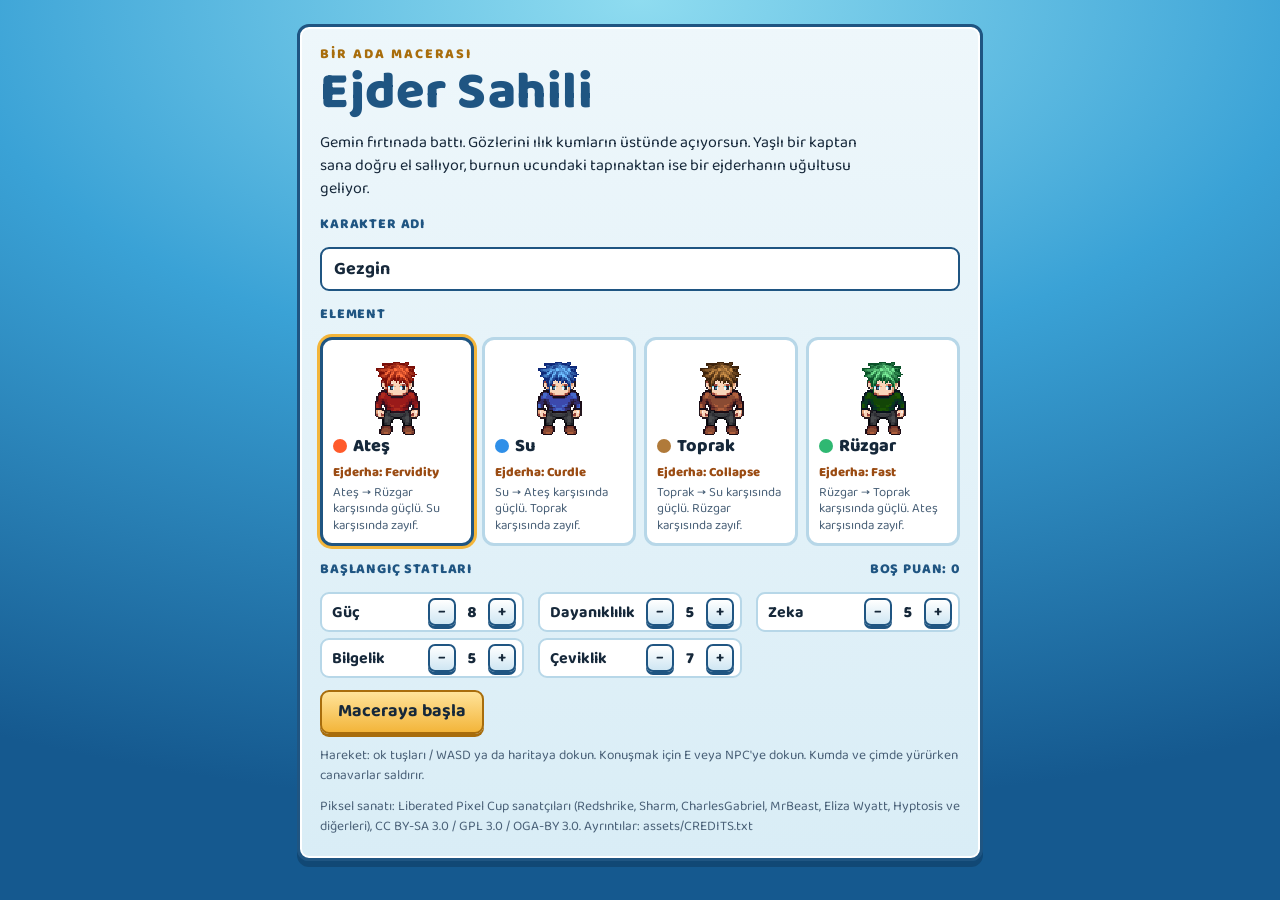
<file: ejder-sahili/index.html>
<!doctype html>
<html lang="tr">
<head>
<meta charset="utf-8">
<meta name="viewport" content="width=device-width, initial-scale=1, viewport-fit=cover">
<title>Ejder Sahili</title>
<link rel="preconnect" href="https://fonts.googleapis.com">
<link rel="preconnect" href="https://fonts.gstatic.com" crossorigin>
<link rel="stylesheet" href="https://fonts.googleapis.com/css2?family=Baloo+2:wght@500;600;700;800&display=swap">
<style>
:root{
  --ink:#16283a;
  --ink-soft:#4a6178;
  --panel:#eef7fb;
  --panel-2:#d9edf6;
  --frame:#1f5582;
  --frame-2:#3c86b8;
  --gold:#f3b53a;
  --gold-dark:#a86d0c;
  --hp:#e0453a;
  --sp:#3a78e0;
  --exp:#f1c232;
  --sea:#1b6fae;
  --fire:#ff5a2a;--water:#2f8fe8;--earth:#b07a3a;--wind:#2fb872;
  --font:"Baloo 2",ui-rounded,"Segoe UI",system-ui,sans-serif;
  color-scheme:light;
}
html,body{height:100%;margin:0}
body{background:var(--sea);color:var(--ink);font-family:var(--font);overflow:hidden;-webkit-user-select:none;user-select:none}
#app{position:relative;width:100%;height:100%;overflow:hidden}
#cv{display:block;touch-action:none;cursor:pointer}
button{font-family:var(--font);cursor:pointer}
button:focus-visible,input:focus-visible{outline:3px solid var(--gold);outline-offset:2px}
[hidden]{display:none!important}

/* ---------- panels share one frame style ---------- */
.frame{background:linear-gradient(180deg,var(--panel),var(--panel-2));border:3px solid var(--frame);border-radius:12px;box-shadow:0 0 0 2px #fff inset,0 6px 0 rgba(10,40,70,.35)}
.btn{border:2px solid var(--frame);background:linear-gradient(180deg,#fff,#cfe6f3);color:var(--ink);border-radius:9px;padding:6px 12px;font-weight:700;font-size:15px;line-height:1.1;box-shadow:0 3px 0 var(--frame)}
.btn:active{transform:translateY(2px);box-shadow:0 1px 0 var(--frame)}
.btn:disabled{opacity:.45;cursor:not-allowed;transform:none}
.btn.gold{background:linear-gradient(180deg,#ffe39a,var(--gold));border-color:var(--gold-dark);box-shadow:0 3px 0 var(--gold-dark)}
.btn.dragon{background:linear-gradient(180deg,#fff2d6,#ffc96b);border-color:#9a4b12;box-shadow:0 3px 0 #9a4b12}

/* ---------- HUD ---------- */
#hud{position:absolute;left:10px;top:calc(10px + env(safe-area-inset-top,0px));display:flex;gap:10px;align-items:center;padding:8px 12px 8px 8px;min-width:0;max-width:calc(100% - 20px)}
#face{width:52px;height:52px;border-radius:50%;border:3px solid var(--frame);background:#fff;flex:none}
.hud-main{display:grid;gap:3px;min-width:150px}
.hud-name{font-weight:800;font-size:15px;line-height:1;display:flex;gap:6px;align-items:center}
.lv{background:var(--frame);color:#fff;border-radius:6px;padding:1px 6px;font-size:12px}
.elchip{border-radius:6px;padding:1px 6px;font-size:12px;color:#fff}
.bar{position:relative;height:13px;border-radius:7px;background:#1c3348;overflow:hidden;border:1px solid #0e1f2e}
.bar i{position:absolute;inset:0 auto 0 0;border-radius:7px;transition:width .3s}
.bar span{position:relative;display:block;text-align:center;font-size:10.5px;line-height:13px;color:#fff;font-weight:700;letter-spacing:.02em;text-shadow:0 1px 0 #000;font-variant-numeric:tabular-nums}
.bar.hp i{background:linear-gradient(180deg,#ff8a7a,var(--hp))}
.bar.sp i{background:linear-gradient(180deg,#8ab8ff,var(--sp))}
.bar.ex{height:7px}.bar.ex i{background:var(--exp)}

#place{position:absolute;left:50%;transform:translateX(-50%);top:calc(10px + env(safe-area-inset-top,0px));background:rgba(12,40,64,.72);color:#fff;border-radius:20px;padding:3px 14px;font-weight:700;font-size:13px;letter-spacing:.04em;white-space:nowrap;pointer-events:none}
@media (max-width:640px){#place{top:auto;bottom:calc(64px + env(safe-area-inset-bottom,0px))}#blog{top:calc(108px + env(safe-area-inset-top,0px));font-size:14px}}

#menu{position:absolute;right:10px;bottom:calc(10px + env(safe-area-inset-bottom,0px));display:flex;gap:6px;flex-wrap:wrap;justify-content:flex-end}
#menu .btn{padding:7px 12px}
.key{display:inline-block;margin-left:5px;font-size:11px;opacity:.6}
@media (max-width:640px){.key{display:none}}

/* ---------- dialog ---------- */
#dialog{position:absolute;left:50%;transform:translateX(-50%);bottom:calc(14px + env(safe-area-inset-bottom,0px));width:min(620px,calc(100% - 32px));padding:12px 16px 14px;z-index:5}
.dname{display:inline-block;margin:-26px 0 6px -4px;background:var(--frame);color:#fff;font-weight:800;border-radius:8px;padding:2px 12px;font-size:15px}
.dtext{font-size:16px;line-height:1.45;font-weight:500;max-width:62ch}
.dtext b{color:#9a3b0c}
.dopts{display:flex;gap:8px;flex-wrap:wrap;margin-top:10px;justify-content:flex-end}

/* ---------- generic panel ---------- */
#panel{position:absolute;left:50%;top:50%;transform:translate(-50%,-50%);width:min(560px,calc(100% - 32px));max-height:calc(100% - 40px);display:flex;flex-direction:column;z-index:6}
#panel header{display:flex;align-items:center;justify-content:space-between;padding:8px 10px 6px 16px;border-bottom:2px solid var(--frame-2)}
#panel h2{margin:0;font-size:20px;font-weight:800;text-wrap:balance}
#panel .pbody{overflow:auto;padding:12px 16px 16px;display:grid;gap:12px;font-size:15px}
.xbtn{border:none;background:var(--frame);color:#fff;width:30px;height:30px;border-radius:8px;font-size:16px;font-weight:800}
.statgrid{display:grid;grid-template-columns:1fr auto auto;gap:6px 10px;align-items:center}
.statgrid .v{font-weight:800;font-variant-numeric:tabular-nums;text-align:right;min-width:3ch}
.plus{width:28px;height:28px;padding:0;border-radius:7px}
.derived{display:grid;grid-template-columns:repeat(auto-fit,minmax(150px,1fr));gap:6px 16px}
.derived div{display:flex;justify-content:space-between;border-bottom:1px dashed #9cc3da;padding-bottom:2px}
.derived b{font-variant-numeric:tabular-nums}
.sk{display:grid;grid-template-columns:auto 1fr auto;gap:4px 12px;align-items:center;padding:10px 12px;border-radius:10px;background:#fff;border:2px solid #b7d7e8}
.sk.ds{border-color:#c9681b;background:linear-gradient(180deg,#fff8ea,#ffe7bf)}
.sk .gem{width:30px;height:30px;border-radius:50%;grid-row:span 2;border:2px solid rgba(0,0,0,.25)}
.sk .nm{font-weight:800;font-size:16px}
.sk .ds-tag{font-size:11px;font-weight:800;letter-spacing:.06em;text-transform:uppercase;color:#9a4b12}
.sk .cost{font-weight:800;color:var(--sp);font-variant-numeric:tabular-nums;grid-row:span 2}
.sk .ds-desc{font-size:14px;color:var(--ink-soft);grid-column:2}
.note{font-size:13.5px;color:var(--ink-soft);line-height:1.4}
.cycle{display:flex;flex-wrap:wrap;gap:6px;align-items:center;font-weight:700;font-size:14px}
.cycle span.e{color:#fff;border-radius:6px;padding:0 8px}
.itemrow{display:flex;align-items:center;gap:10px;background:#fff;border:2px solid #b7d7e8;border-radius:10px;padding:8px 10px}
.itemrow .ic{width:28px;height:34px;flex:none}
.itemrow .grow{flex:1;min-width:0}
.itemrow .cnt{font-weight:800;font-variant-numeric:tabular-nums}
.gold-line{font-weight:800;color:var(--gold-dark)}

/* ---------- battle ---------- */
#battleUI{position:absolute;inset:0;pointer-events:none}
#blog{position:absolute;left:50%;transform:translateX(-50%);top:calc(74px + env(safe-area-inset-top,0px));width:min(560px,calc(100% - 32px));text-align:center;font-weight:700;font-size:15px;color:#fff;text-shadow:0 2px 0 rgba(0,0,0,.6),0 0 6px rgba(0,0,0,.5);display:grid;gap:2px}
#blog div:not(:last-child){opacity:.6;font-size:13px}
#bcmd{position:absolute;left:50%;transform:translateX(-50%);bottom:calc(12px + env(safe-area-inset-bottom,0px));pointer-events:auto;padding:10px;display:flex;flex-wrap:wrap;gap:8px;justify-content:center;width:max-content;max-width:calc(100% - 32px)}
#bcmd .hint{width:100%;text-align:center;font-weight:700;font-size:14px;color:var(--ink-soft)}
#bcmd .btn{min-width:74px;font-size:16px;padding:8px 12px}
#bcmd .skbtn{display:flex;flex-direction:column;align-items:flex-start;gap:0;text-align:left}
#bcmd .skbtn small{font-size:12px;color:var(--sp);font-weight:800}

/* ---------- toast ---------- */
#toast{position:absolute;left:50%;top:calc(64px + env(safe-area-inset-top,0px));transform:translateX(-50%);display:grid;gap:6px;justify-items:center;pointer-events:none;z-index:9}
#toast div{background:rgba(12,40,64,.9);color:#fff;font-weight:700;border-radius:10px;padding:6px 14px;font-size:15px;border:2px solid var(--gold);animation:tin .25s ease-out}
@keyframes tin{from{transform:translateY(-8px);opacity:0}}

/* ---------- create ---------- */
#create{position:absolute;inset:0;overflow:auto;background:radial-gradient(120% 90% at 50% 0%,#8fdcf0 0%,#3aa2d6 45%,#15598f 100%);z-index:10;padding:24px 16px}
.cbox{max-width:640px;margin:0 auto;padding:20px 20px 22px;display:grid;gap:12px}
.cbox h1{margin:0;font-size:clamp(34px,7vw,52px);line-height:1;font-weight:800;color:var(--frame);letter-spacing:.01em;text-wrap:balance}
.cbox h1 small{display:block;font-size:14px;letter-spacing:.14em;text-transform:uppercase;color:var(--gold-dark);margin-bottom:6px}
.lede{margin:0;font-size:16px;line-height:1.45;max-width:60ch}
.lbl{font-weight:800;font-size:14px;letter-spacing:.06em;text-transform:uppercase;color:var(--frame);display:flex;justify-content:space-between}
#cname{font-family:var(--font);font-size:18px;font-weight:700;padding:6px 12px;border:2px solid var(--frame);border-radius:9px;background:#fff;color:var(--ink);width:100%;box-sizing:border-box}
#elgrid{display:grid;grid-template-columns:repeat(auto-fit,minmax(130px,1fr));gap:8px}
.elcard{border:3px solid #b7d7e8;background:#fff;border-radius:12px;padding:8px 10px;text-align:left;display:grid;gap:2px;color:var(--ink)}
.elcard .elprev{width:96px;height:96px;image-rendering:pixelated;justify-self:center;margin:-6px 0 -8px}
.elcard .t{font-weight:800;font-size:18px;display:flex;align-items:center;gap:6px}
.elcard .t i{width:14px;height:14px;border-radius:50%;display:inline-block}
.elcard .s{font-size:13px;color:var(--ink-soft);line-height:1.3}
.elcard .d{font-size:13px;font-weight:800;color:#9a4b12}
.elcard[aria-pressed="true"]{border-color:var(--frame);box-shadow:0 0 0 3px var(--gold)}
#cstats{display:grid;grid-template-columns:repeat(auto-fit,minmax(170px,1fr));gap:6px 14px}
.crow{display:flex;align-items:center;gap:6px;background:#fff;border:2px solid #b7d7e8;border-radius:9px;padding:4px 6px 4px 10px}
.crow .n{flex:1;font-weight:700}
.crow .v{font-weight:800;min-width:2ch;text-align:center;font-variant-numeric:tabular-nums}
.big{font-size:18px;padding:10px 16px}
.cbtns{display:flex;gap:10px;flex-wrap:wrap}
.help{font-size:13.5px;color:var(--ink-soft);line-height:1.45;margin:0}
@media (prefers-reduced-motion:reduce){#toast div{animation:none}.bar i{transition:none}}
</style>
</head>
<body>
<div id="app">
  <canvas id="cv" aria-label="Oyun alanı"></canvas>

  <div id="place">Ejder Sahili · Başlangıç Plajı</div>

  <div id="hud" class="frame" hidden>
    <canvas id="face" width="104" height="104"></canvas>
    <div class="hud-main">
      <div class="hud-name"><span id="hName">Gezgin</span><span class="lv" id="hLv">Lv 1</span><span class="elchip" id="hEl">Ateş</span></div>
      <div class="bar hp"><i id="hpBar"></i><span id="hpTxt">0/0</span></div>
      <div class="bar sp"><i id="spBar"></i><span id="spTxt">0/0</span></div>
      <div class="bar ex"><i id="exBar"></i></div>
    </div>
  </div>

  <nav id="menu" hidden>
    <button class="btn" id="mChar">Karakter<span class="key">C</span></button>
    <button class="btn" id="mSkill">Beceri<span class="key">K</span></button>
    <button class="btn" id="mBag">Çanta<span class="key">I</span></button>
  </nav>

  <div id="battleUI" hidden>
    <div id="blog"></div>
    <div id="bcmd" class="frame"></div>
  </div>

  <div id="dialog" class="frame" hidden role="dialog" aria-live="polite">
    <div class="dname" id="dName"></div>
    <div class="dtext" id="dText"></div>
    <div class="dopts" id="dOpts"></div>
  </div>

  <div id="panel" class="frame" hidden role="dialog">
    <header><h2 id="pTitle"></h2><button class="xbtn" id="pClose" aria-label="Kapat">✕</button></header>
    <div class="pbody" id="pBody"></div>
  </div>

  <div id="toast"></div>

  <section id="create">
    <div class="cbox frame">
      <h1><small>Bir ada macerası</small>Ejder Sahili</h1>
      <p class="lede">Gemin fırtınada battı. Gözlerini ılık kumların üstünde açıyorsun. Yaşlı bir kaptan sana doğru el sallıyor, burnun ucundaki tapınaktan ise bir ejderhanın uğultusu geliyor.</p>
      <label class="lbl" for="cname">Karakter adı</label>
      <input id="cname" maxlength="12" value="Gezgin" autocomplete="off">
      <div class="lbl">Element</div>
      <div id="elgrid"></div>
      <div class="lbl"><span>Başlangıç statları</span><span id="ptsLeft"></span></div>
      <div id="cstats"></div>
      <div class="cbtns">
        <button id="startBtn" class="btn gold big">Maceraya başla</button>
        <button id="contBtn" class="btn big" hidden>Kayıttan devam et</button>
      </div>
      <p class="help">Hareket: ok tuşları / WASD ya da haritaya dokun. Konuşmak için E veya NPC'ye dokun. Kumda ve çimde yürürken canavarlar saldırır.</p>
      <p class="help">Piksel sanatı: Liberated Pixel Cup sanatçıları (Redshrike, Sharm, CharlesGabriel, MrBeast, Eliza Wyatt, Hyptosis ve diğerleri), CC BY-SA 3.0 / GPL 3.0 / OGA-BY 3.0. Ayrıntılar: assets/CREDITS.txt</p>
    </div>
  </section>
</div>

<script>
'use strict';
/* =========================================================
   Ejder Sahili — sıra tabanlı, Wonderland Online esintili
   bir başlangıç plajı. Tek dosya, kütüphanesiz.
   ========================================================= */
const $=s=>document.querySelector(s);
const cv=$('#cv'),ctx=cv.getContext('2d');
let W=0,H=0,DPR=1;
const FONT='"Baloo 2",ui-rounded,system-ui,sans-serif';

// ---------- küçük yardımcılar
const rnd=(a,b)=>a+Math.random()*(b-a);
const ri=(a,b)=>Math.floor(rnd(a,b+1));
const pick=a=>a[Math.floor(Math.random()*a.length)];
const clamp=(v,a,b)=>v<a?a:v>b?b:v;
const lerp=(a,b,t)=>a+(b-a)*t;
function mulberry(seed){return function(){seed|=0;seed=seed+0x6D2B79F5|0;let t=Math.imul(seed^seed>>>15,1|seed);t=t+Math.imul(t^t>>>7,61|t)^t;return((t^t>>>14)>>>0)/4294967296}}
function hash2(x,y){let h=(Math.imul(x,374761393)+Math.imul(y,668265263))|0;h=Math.imul(h^(h>>>13),1274126177);h^=h>>>16;return(h>>>0)/4294967296}
function ell(c,x,y,rx,ry){c.beginPath();c.ellipse(x,y,Math.max(.1,rx),Math.max(.1,ry),0,0,Math.PI*2);c.fill()}
function circ(c,x,y,r){c.beginPath();c.arc(x,y,Math.max(.1,r),0,Math.PI*2);c.fill()}
function rr(c,x,y,w,h,r){c.beginPath();if(c.roundRect)c.roundRect(x,y,w,h,r);else c.rect(x,y,w,h);c.fill()}
function shade(hex,k){const n=parseInt(hex.slice(1),16);let r=n>>16,g=n>>8&255,b=n&255;const f=k<0?0:255,t=Math.abs(k);r=Math.round(lerp(r,f,t));g=Math.round(lerp(g,f,t));b=Math.round(lerp(b,f,t));return`rgb(${r},${g},${b})`}

// ---------- tween/wait (oyun döngüsüne bağlı)
const tweens=[];
const easeOut=k=>1-(1-k)*(1-k);
const easeInOut=k=>k<.5?2*k*k:1-Math.pow(-2*k+2,2)/2;
function tween(o,to,ms,ease=easeOut){return new Promise(res=>{const from={};for(const k in to)from[k]=o[k];tweens.push({o,from,to,ms,t:0,ease,res})})}
function wait(ms){return tween({},{},ms)}
function updTweens(dt){for(let i=tweens.length-1;i>=0;i--){const tw=tweens[i];tw.t+=dt*1000;const k=Math.min(1,tw.t/tw.ms);const e=tw.ease(k);for(const key in tw.to)tw.o[key]=tw.from[key]+(tw.to[key]-tw.from[key])*e;if(k>=1){tweens.splice(i,1);tw.res()}}}

/* =========================================================
   VERİ: elementler, beceriler, eşyalar, canavarlar
   ========================================================= */
// Döngü: Su > Ateş > Rüzgar > Toprak > Su
const EL={
  fire :{ad:'Ateş',  c:'#ff5a2a',light:'#ffc04a',dark:'#8e1b0b',beats:'wind', seal:'mess',  sealAd:'Karışıklık',hair:'#d9332a',shirt:'#f07a3a',pants:'#6b2a18'},
  water:{ad:'Su',    c:'#2f8fe8',light:'#bfe9ff',dark:'#123f7a',beats:'fire', seal:'freeze',sealAd:'Donma',     hair:'#2a64c9',shirt:'#5aa9ea',pants:'#1e3d6e'},
  earth:{ad:'Toprak',c:'#b07a3a',light:'#f2cf6b',dark:'#553512',beats:'water',seal:'terra', sealAd:'Taşlaşma',  hair:'#7a4a22',shirt:'#c9a15a',pants:'#4d3419'},
  wind :{ad:'Rüzgar',c:'#2fb872',light:'#dfffe9',dark:'#11613a',beats:'earth',seal:'coma',  sealAd:'Koma',      hair:'#23a060',shirt:'#72d49a',pants:'#1f4f38'},
};
const EL_ORDER=['fire','water','earth','wind'];
const weakTo=e=>EL_ORDER.find(k=>EL[k].beats===e);
function elemMult(a,d){if(!a||!d)return 1;if(EL[a].beats===d)return 1.25;if(EL[d].beats===a)return .75;return 1}

const SK={
  fireArrow:{name:'Ateş Oku',     el:'fire', sp:10,kind:'magic',pow:14,desc:'Tek hedefe ateş oku fırlatır.'},
  iceArrow :{name:'Buz Oku',      el:'water',sp:10,kind:'magic',pow:14,desc:'Tek hedefe buz oku fırlatır.'},
  stoneHit :{name:'Taş Atışı',    el:'earth',sp:10,kind:'magic',pow:14,desc:'Tek hedefe sivri taşlar yağdırır.'},
  windBlade:{name:'Rüzgar Kesiği',el:'wind', sp:10,kind:'magic',pow:14,desc:'Tek hedefe keskin bir rüzgar yollar.'},
  // Dragon Soul: 191 SP, fiziksel (saldırı gücüne dayalı), zayıf olunan elemente her zaman ıskalar, %14 mühür.
  ds_fire :{name:'Fervidity',el:'fire', sp:191,kind:'dragon',mult:2.0,hits:1,desc:'Ateş olarak vurur. Su için geçersiz.'},
  ds_water:{name:'Curdle',   el:'water',sp:191,kind:'dragon',mult:1.9,hits:1,desc:'Su olarak vurur. Toprak için geçersiz.'},
  ds_earth:{name:'Collapse', el:'earth',sp:191,kind:'dragon',mult:.8, hits:3,desc:'Büyük kombo, üç vuruş. Rüzgar için işe yaramaz.'},
  ds_wind :{name:'Fast',     el:'wind', sp:191,kind:'dragon',mult:1.7,hits:1,fast:true,desc:'Hava saldırısı, turda herkesten önce davranır. Ateş için işe yaramaz.'},
};
const FIRST_SKILL={fire:'fireArrow',water:'iceArrow',earth:'stoneHit',wind:'windBlade'};
const DS_SEAL_CHANCE=.14;

const ITEMS={
  red :{name:'Kırmızı İksir',desc:'100 HP yeniler.',price:12,hp:100,col:'#e0453a'},
  blue:{name:'Mavi İksir',   desc:'120 SP yeniler.',price:30,sp:120,col:'#3a78e0'},
};

const MOBS={
  slime   :{name:'Deniz Balçığı', el:'water',hp:38,atk:13,def:6, mat:13,mdf:7, spd:8, exp:9, gold:[3,7], zone:['wet','sand'],cast:'iceArrow'},
  worm    :{name:'Kum Kurdu',     el:'earth',hp:50,atk:15,def:10,mat:6, mdf:7, spd:6, exp:11,gold:[4,9], zone:['sand','wet']},
  bee     :{name:'Ateş Arısı',    el:'fire', hp:30,atk:15,def:4, mat:12,mdf:4, spd:17,exp:9, gold:[2,6], zone:['sand','grass'],cast:'fireArrow'},
  bat     :{name:'Sahil Yarasası',el:'wind', hp:32,atk:14,def:5, mat:9, mdf:5, spd:16,exp:9, gold:[2,6], zone:['sand','grass'],cast:'windBlade'},
  snake   :{name:'Çimen Yılanı',  el:'wind', hp:36,atk:16,def:6, mat:8, mdf:5, spd:12,exp:10,gold:[3,7], zone:['grass']},
  flower  :{name:'Yamyam Çiçek',  el:'earth',hp:60,atk:17,def:9, mat:14,mdf:10,spd:5, exp:14,gold:[5,11],zone:['grass'],cast:'stoneHit',minLv:2},
  pumpking:{name:'Balkabağı Kral',el:'fire', hp:72,atk:18,def:11,mat:16,mdf:10,spd:7, exp:18,gold:[8,14],zone:['grass','sand'],cast:'fireArrow',minLv:3},
};

const STAT_KEYS=[['str','Güç','Saldırı gücü'],['con','Dayanıklılık','HP ve savunma'],['int','Zeka','Büyü gücü'],['wis','Bilgelik','SP ve büyü savunması'],['agi','Çeviklik','Hız, önce davranma']];
function derive(p){return{
  mhp:60+p.con*12+p.lv*10,
  msp:150+p.wis*12+p.lv*6,
  atk:8+p.str*3+p.lv*2,
  def:3+p.con*2+p.lv,
  mat:8+p.int*3+p.lv*2,
  mdf:3+p.wis*2+p.lv,
  spd:5+p.agi*3+p.lv,
}}
const expNeed=lv=>Math.floor(18*Math.pow(lv,1.7));

/* =========================================================
   HARİTA
   ========================================================= */
const TILE=32,MW=56,MH=40;
const T={DEEP:0,SEA:1,SHALLOW:2,WET:3,SAND:4,GRASS:5,PATH:6,DOCK:7,FOREST:8};
const WALKABLE=new Set([T.SHALLOW,T.WET,T.SAND,T.GRASS,T.PATH,T.DOCK]);
const southAt=x=>29+1.8*Math.sin(x*.23)+.9*Math.sin(x*.57+1)+5*Math.exp(-((x-50)**2)/14);
const westAt=y=>6+1.4*Math.sin(y*.31+2)+.7*Math.sin(y*.8);
const grassX=x=>6.2+1.6*Math.sin(x*.4), grassY=y=>.8*Math.sin(y*.7+1);
const coast=(x,y)=>Math.min(southAt(x)-y,x-westAt(y));
function classify(s,g){if(s<-4)return T.DEEP;if(s<-.8)return T.SEA;if(s<0)return T.SHALLOW;if(s<1.3)return T.WET;if(s<g)return T.SAND;return T.GRASS}

const map=[];
for(let y=0;y<MH;y++){map.push([]);for(let x=0;x<MW;x++){
  let t=classify(coast(x+.5,y+.5),grassX(x+.5)+grassY(y+.5));
  if(t>=T.WET&&(y<=2||x>=MW-3))t=T.FOREST;
  map[y].push(t);
}}
const tileAt=(x,y)=>(x<0||y<0||x>=MW||y>=MH)?T.DEEP:map[y][x];
function setLand(x,y,t){const c=tileAt(x,y);if(c>=T.WET&&c!==T.FOREST)map[y][x]=t}
function pathLine(x0,y0,x1,y1){const dx=Math.sign(x1-x0),dy=Math.sign(y1-y0);let x=x0,y=y0;for(;;){setLand(x,y,T.PATH);if(x===x1&&y===y1)break;x+=dx;y+=dy}}

const START={x:15,y:Math.floor(southAt(15.5))-4};
const WRECK={x:10,y:Math.floor(southAt(10.5))};
const SHRINE={x:50,y:Math.floor(southAt(50.5))-3};
const DOCK_X=24,DOCK_Y0=Math.floor(southAt(24.5))-1;
const VILLAGE={x0:29,y0:3,x1:45,y1:14};
// Evler 5x5 karo; (x,y) = sol-alt karo. Alt 3 sıra geçilmez.
const HOUSES=[{x:31,y:9},{x:39,y:9}];
const CAMPFIRE={x:37,y:8};

pathLine(START.x,START.y-1,START.x,13);
pathLine(START.x,13,SHRINE.x,13);
pathLine(37,10,37,13);
pathLine(SHRINE.x,13,SHRINE.x,SHRINE.y-1);
for(let x=34;x<=40;x++)setLand(x,10,T.PATH);
for(let y=DOCK_Y0;y<DOCK_Y0+7;y++){const t=tileAt(DOCK_X,y);if(t<=T.WET)map[y][DOCK_X]=T.DOCK}

// NPC'ler (sheet = karakter sprite sayfası)
const NPCS=[
  {id:'captain',name:'Yaşlı Kaptan Rıza',x:START.x+3,y:START.y,dir:'left',look:{sheet:'captain'}},
  {id:'healer', name:'Şifacı Elif',x:34,y:11,dir:'down',look:{sheet:'healer'}},
  {id:'merchant',name:'Tüccar Remzi',x:41,y:11,dir:'down',look:{sheet:'merchant'}},
  {id:'shrine', name:'Ejderha Ruhu Tapınağı',x:SHRINE.x,y:SHRINE.y,shrine:true},
];
const npcAt=(x,y)=>NPCS.find(n=>n.x===x&&n.y===y);

// sabit objeler (derinlik sıralı çizilir)
const OBJS=[];const DECOR=[];const blocked=new Set();const bkey=(x,y)=>x+','+y;
function block(x,y){blocked.add(bkey(x,y))}
HOUSES.forEach(h=>{OBJS.push({type:'house',x:h.x,y:h.y});for(let dx=0;dx<5;dx++)for(let dy=-2;dy<=0;dy++)block(h.x+dx,h.y+dy)});
OBJS.push({type:'fire',x:CAMPFIRE.x,y:CAMPFIRE.y});block(CAMPFIRE.x,CAMPFIRE.y);
[[43,11,'barrel'],[44,11,'barrel'],[43,12,'crate']].forEach(([x,y,k])=>{OBJS.push({type:'prop',k,x,y});block(x,y)});
OBJS.push({type:'wreck',x:WRECK.x,y:WRECK.y});
for(let dx=-1;dx<=1;dx++)for(let dy=-1;dy<=0;dy++)block(WRECK.x+dx,WRECK.y+dy);
[[-1,0],[1,0]].forEach(([dx,dy])=>{const x=SHRINE.x+dx,y=SHRINE.y+dy;OBJS.push({type:'pillar',x,y});block(x,y)});
[[-3,1],[3,0],[2,2],[-2,2]].forEach(([dx,dy],i)=>{const x=SHRINE.x+dx,y=SHRINE.y+dy;if(WALKABLE.has(tileAt(x,y))){OBJS.push({type:'rock',k:i%2?'rocktall':'rockbig',x,y});block(x,y)}});
{
  const R=mulberry(7);
  const near=(x,y,p,d)=>Math.abs(x-p.x)+Math.abs(y-p.y)<=d;
  // orman şeridi: sık ağaçlar
  for(let y=0;y<MH;y++)for(let x=0;x<MW;x++){
    if(map[y][x]!==T.FOREST)continue;
    if((x+y)%2===0||R()<.3)OBJS.push({type:'tree',k:pick(['tree1','tree2','tree3','tree4','pine1','pine2','tree1','tree2']),x,y,ox:Math.round((R()-.5)*14)});
  }
  for(let y=3;y<MH;y++)for(let x=1;x<MW-3;x++){
    const t=tileAt(x,y);if(t!==T.SAND&&t!==T.GRASS&&t!==T.WET)continue;
    if(blocked.has(bkey(x,y))||npcAt(x,y))continue;
    if(near(x,y,START,3)||near(x,y,SHRINE,3)||NPCS.some(n=>near(x,y,n,2))||inVillage(x,y))continue;
    let nearPath=false;for(let dy=-1;dy<=1;dy++)for(let dx=-1;dx<=1;dx++)if(tileAt(x+dx,y+dy)===T.PATH||tileAt(x+dx,y+dy)===T.DOCK)nearPath=true;
    const r=R();
    if(!nearPath&&t===T.SAND&&r<.05){OBJS.push({type:'palm',x,y,ph:R()*6});block(x,y)}
    else if(!nearPath&&t===T.GRASS&&r<.018){OBJS.push({type:'tree',k:pick(['tree1','tree2','tree3']),x,y,ox:0});block(x,y)}
    else if(!nearPath&&t===T.GRASS&&r<.05){OBJS.push({type:'prop',k:pick(['bush1','bush2','bush3','fern']),x,y});block(x,y)}
    else if(!nearPath&&t!==T.GRASS&&r>.985){OBJS.push({type:'rock',k:pick(['rockbig','rockflat']),x,y});block(x,y)}
    else if(t===T.GRASS&&r>.86)DECOR.push({k:pick(['flower1','flower2','flower1','grass1']),x:x*TILE+4+R()*20,y:y*TILE+8+R()*20});
    else if(t===T.SAND&&r>.95)DECOR.push({k:pick(['grass2','reed','rocksmall']),x:x*TILE+4+R()*20,y:y*TILE+8+R()*20});
  }
}
function inVillage(x,y){return x>=VILLAGE.x0&&x<=VILLAGE.x1&&y>=VILLAGE.y0&&y<=VILLAGE.y1}
function walkable(x,y){return WALKABLE.has(tileAt(x,y))&&!blocked.has(bkey(x,y))&&!npcAt(x,y)}
const isSafe=(x,y)=>inVillage(x,y)||Math.hypot(x-START.x,y-START.y)<5.5||Math.hypot(x-SHRINE.x,y-SHRINE.y)<3.5||tileAt(x,y)===T.DOCK;

/* =========================================================
   GÖRSELLER (LPC piksel sanatı, bkz. assets/CREDITS.txt)
   ========================================================= */
const OBJ_RECTS={"house":[0,0,160,160],"palm":[162,0,90,140],"pine2":[254,0,85,136],"tree3":[341,0,94,125],"tree4":[437,0,94,125],"pine1":[533,0,85,104],"tree2":[620,0,94,100],"pillar":[716,0,26,96],"pillarw":[744,0,32,96],"tree1":[778,0,94,93],"rocktall":[874,0,32,55],"rockbig":[908,0,59,54],"grass2":[969,0,25,53],"fernbig":[0,162,87,52],"fern":[89,162,55,51],"grass1":[146,162,27,43],"barrel":[175,162,28,37],"bush1":[205,162,32,32],"bush2":[239,162,32,32],"bush3":[273,162,32,32],"fire0":[307,162,32,32],"fire1":[341,162,32,32],"fire2":[375,162,32,32],"fire3":[409,162,32,32],"plank":[443,162,32,32],"plankd":[477,162,32,32],"treeshadow":[511,162,64,31],"rockflat":[577,162,61,30],"reed":[640,162,22,28],"crate":[664,162,19,23],"rocksmall":[685,162,27,14],"flower1":[714,162,9,11],"flower2":[725,162,8,9]};
const IMG={};
const ASSET_LIST=['terrain','objects','char_fire','char_water','char_earth','char_wind','char_captain','char_healer','char_merchant','mob_slime','mob_worm','mob_bee','mob_bat','mob_snake','mob_flower','mob_pumpking'];
function loadAssets(){return Promise.all(ASSET_LIST.map(k=>new Promise((res,rej)=>{const im=new Image();im.onload=()=>{IMG[k]=im;res()};im.onerror=()=>rej(new Error(k+'.png yüklenemedi'));im.src='assets/'+k+'.png'})))}
function spr(c,k,dx,dy,s=1){const r=OBJ_RECTS[k],sm=c.imageSmoothingEnabled;c.imageSmoothingEnabled=false;c.drawImage(IMG.objects,r[0],r[1],r[2],r[3],Math.round(dx),Math.round(dy),Math.round(r[2]*s),Math.round(r[3]*s));c.imageSmoothingEnabled=sm}
// nesneyi alt-orta noktasına göre çiz
function sprB(c,k,cx,by,s=1){const r=OBJ_RECTS[k];spr(c,k,cx-r[2]*s/2,by-r[3]*s,s)}
function shadowB(c,cx,by,s){c.globalAlpha=.35;sprB(c,'treeshadow',cx,by,s);c.globalAlpha=1}

// ---------- zemin: LPC autotile (16 px çeyrek karolar)
// Kaynak: terrain.png (32 px). outer = 3x3 blok sol-üst, inner = 2x2 iç köşe bloğu, fills = dolgu karoları
const TL={
  sand:[[3,5],[4,5],[5,5]],
  dirt:[[3,3],[4,3],[5,3],[3,4],[4,4],[5,4]],
  wet:{outer:[9,5],inner:[9,8],fills:[[3,6],[4,6],[5,6]]},
  water:[{outer:[0,20],inner:[3,20]},{outer:[0,20],inner:[3,20]}],
  deep:[{outer:[0,23],inner:[3,23]},{outer:[0,23],inner:[3,23]}],
  grass:{outer:[0,0],inner:[0,6],fills:[[1,1],[1,1],[3,1],[4,1],[5,1],[3,2],[4,2],[5,2]]},
};
function autotile(c,W_,H_,inside,set,hs){
  const img=IMG.terrain;
  for(let y=0;y<H_;y++)for(let x=0;x<W_;x++){
    if(!inside(x,y))continue;
    const hv=hash2(x+hs,y*7+hs);
    for(let q=0;q<4;q++){
      const dx=q&1,dy=q>>1,sx=dx?1:-1,sy=dy?1:-1;
      const h=inside(x+sx,y),v=inside(x,y+sy),d=inside(x+sx,y+sy);
      let X,Y;
      if(h&&v&&!d){X=set.inner[0]*32+(dx?16:32);Y=set.inner[1]*32+(dy?16:32)}
      else if(h&&v&&set.fills){const f=set.fills[Math.floor(hv*set.fills.length)];X=f[0]*32+dx*16;Y=f[1]*32+dy*16}
      else{const cx=h?1:(dx?2:0),cy=v?1:(dy?2:0);X=(set.outer[0]+cx)*32+dx*16;Y=(set.outer[1]+cy)*32+dy*16}
      c.drawImage(img,X,Y,16,16,x*32+dx*16,y*32+dy*16,16,16);
    }
  }
}
function fillTiles(c,W_,H_,inside,fills,hs){for(let y=0;y<H_;y++)for(let x=0;x<W_;x++){if(!inside(x,y))continue;const f=fills[Math.floor(hash2(x+hs,y+hs*3)*fills.length)];c.drawImage(IMG.terrain,f[0]*32,f[1]*32,32,32,x*32,y*32,32,32)}}
// grid: t(x,y) -> T değeri; kenar dışı en yakın karoya kilitlenir
function renderGround(W_,H_,t,frame,grassUnder){
  const cv_=document.createElement('canvas');cv_.width=W_*32;cv_.height=H_*32;const c=cv_.getContext('2d');c.imageSmoothingEnabled=false;
  const g=(x,y)=>t(clamp(x,0,W_-1),clamp(y,0,H_-1));
  const isWater=v=>v===T.SHALLOW||v===T.SEA||v===T.DEEP||v===T.DOCK;
  fillTiles(c,W_,H_,()=>true,TL.sand,1);
  fillTiles(c,W_,H_,(x,y)=>g(x,y)===T.PATH&&grassUnder(x,y),TL.dirt,2);
  autotile(c,W_,H_,(x,y)=>{const v=g(x,y);return v===T.WET||isWater(v)},TL.wet,3);
  autotile(c,W_,H_,(x,y)=>isWater(g(x,y)),TL.water[frame],4);
  autotile(c,W_,H_,(x,y)=>g(x,y)===T.DEEP,TL.deep[frame],5);
  autotile(c,W_,H_,(x,y)=>{const v=g(x,y);return v===T.GRASS||v===T.FOREST},TL.grass,6);
  return cv_;
}
let bases=[];const sparkles=[];
function buildTerrain(){
  const orig=(x,y)=>classify(coast(x+.5,y+.5),grassX(x+.5)+grassY(y+.5))===T.GRASS;
  for(let f=0;f<1;f++){
    const cvs=renderGround(MW,MH,(x,y)=>map[y][x],f,orig);
    const c=cvs.getContext('2d');c.imageSmoothingEnabled=false;
    // iskele
    for(let y=0;y<MH;y++)for(let x=0;x<MW;x++)if(map[y][x]===T.DOCK){c.fillStyle='rgba(0,0,0,.25)';c.fillRect(x*32+3,y*32+6,30,30);spr(c,y%2?'plank':'plankd',x*32,y*32);c.fillStyle='#4a2c15';c.fillRect(x*32,y*32+26,4,8);c.fillRect(x*32+28,y*32+26,4,8)}
    // yer süsleri (çiçek, ot)
    for(const d of DECOR)spr(c,d.k,d.x,d.y);
    bases.push(cvs);
  }
  const R=mulberry(3);
  for(let k=0;k<260;k++){const x=R()*MW,y=R()*MH;if(tileAt(Math.floor(x),Math.floor(y))<=T.SEA)sparkles.push({x:Math.round(x*TILE),y:Math.round(y*TILE),ph:R()*7})}
}

/* =========================================================
   KARAKTER ve CANAVAR ÇİZİMLERİ (sprite)
   ========================================================= */
// Karakter sayfası 512x1088: yürüme(8 kare) 0, bekleme(1) 256, büyü(7) 512, vuruş(6) 768, yaralanma(6, tek sıra) 1024
const DIR_ROW={up:0,left:1,down:2,right:3};
const ANIM_Y={walk:0,idle:256,magic:512,swing:768,hurt:1024};
const ANIM_N={walk:8,idle:1,magic:7,swing:6,hurt:6};
function drawChar(c,x,y,o){
  const img=IMG['char_'+o.sheet];if(!img)return;
  const s=o.s||1;
  let anim=o.anim||(o.moving?'walk':'idle'),fr=0;
  if(anim==='walk')fr=Math.floor((o.phase||0)*.8)%8;
  else if(o.frame!==undefined)fr=Math.min(ANIM_N[anim]-1,Math.max(0,Math.floor(o.frame)));
  const row=anim==='hurt'?0:DIR_ROW[o.dir||'down'];
  if(!o.noShadow){c.fillStyle='rgba(0,0,0,.25)';ell(c,x,y,11*s,4*s)}
  const bob=(!o.moving&&anim==='idle')?Math.round(Math.sin((o.t||0)*2.4)*.6*s):0;
  const sm=c.imageSmoothingEnabled;c.imageSmoothingEnabled=false;
  c.drawImage(img,fr*64,ANIM_Y[anim]+row*64,64,64,Math.round(x-32*s),Math.round(y-60*s+bob),Math.round(64*s),Math.round(64*s));
  c.imageSmoothingEnabled=sm;
}
function playerLook(){return{sheet:P.el}}
// Canavar sayfaları: 3 kare x 4 yön (yukarı, sol, aşağı, sağ)
const MOB_SPR={slime:{w:32,h:32,s:3},worm:{w:35,h:50,s:2},bee:{w:32,h:32,s:3},bat:{w:32,h:32,s:3},snake:{w:32,h:32,s:3},flower:{w:60,h:76,s:1.5},pumpking:{w:46,h:46,s:2}};
function drawMob(c,kind,t,row,scale){
  const m=MOB_SPR[kind],img=IMG['mob_'+kind];if(!img)return;
  const fr=[0,1,2,1][Math.floor(t*6)%4],s=m.s*scale;
  const sm=c.imageSmoothingEnabled;c.imageSmoothingEnabled=false;
  c.drawImage(img,fr*m.w,row*m.h,m.w,m.h,Math.round(-m.w*s/2),Math.round(-m.h*s+4*s),Math.round(m.w*s),Math.round(m.h*s));
  c.imageSmoothingEnabled=sm;
}
function mobHeight(kind,scale){const m=MOB_SPR[kind];return m.h*m.s*scale}

/* =========================================================
   OYUNCU / KAYIT
   ========================================================= */
const SAVE_KEY='ejder-sahili-v1';
let P=null;
function newPlayer(name,el,st){
  const p={name,el,lv:1,exp:0,gold:40,pts:0,...st,skills:[FIRST_SKILL[el]],items:{red:3,blue:1},dragon:false,met:{},x:START.x,y:START.y,dir:'right'};
  const d=derive(p);p.hp=d.mhp;p.sp=d.msp;return p;
}
function save(){try{localStorage.setItem(SAVE_KEY,JSON.stringify(P))}catch(e){}}
function loadSave(){try{const s=localStorage.getItem(SAVE_KEY);return s?JSON.parse(s):null}catch(e){return null}}

/* =========================================================
   ARAYÜZ
   ========================================================= */
function toast(msg){const d=document.createElement('div');d.textContent=msg;$('#toast').appendChild(d);setTimeout(()=>d.remove(),2600)}
function drawFace(){const c=$('#face').getContext('2d');c.setTransform(1,0,0,1,0,0);c.clearRect(0,0,104,104);
  const g=c.createRadialGradient(52,40,10,52,52,60);g.addColorStop(0,'#fff');g.addColorStop(1,EL[P.el].light);c.fillStyle=g;c.fillRect(0,0,104,104);
  c.imageSmoothingEnabled=false;const im=IMG['char_'+P.el];if(im)c.drawImage(im,16,256+2*64+6,32,32,4,6,96,96)}
function updHUD(){
  if(!P)return;const d=derive(P);
  $('#hName').textContent=P.name;$('#hLv').textContent='Lv '+P.lv;
  const e=$('#hEl');e.textContent=EL[P.el].ad;e.style.background=EL[P.el].c;
  $('#hpBar').style.width=(100*P.hp/d.mhp)+'%';$('#hpTxt').textContent=`HP ${P.hp}/${d.mhp}`;
  $('#spBar').style.width=(100*P.sp/d.msp)+'%';$('#spTxt').textContent=`SP ${P.sp}/${d.msp}`;
  $('#exBar').style.width=(100*P.exp/expNeed(P.lv))+'%';
}

let dialogOpen=false;
function dialog(name,html,opts){
  dialogOpen=true;$('#dialog').hidden=false;$('#dName').textContent=name;$('#dText').innerHTML=html;
  const box=$('#dOpts');box.innerHTML='';
  (opts&&opts.length?opts:[{label:'Tamam'}]).forEach((o,i)=>{const b=document.createElement('button');b.className='btn'+(o.gold?' gold':'');b.textContent=o.label;
    b.onclick=()=>{closeDialog();o.fn&&o.fn()};box.appendChild(b);if(i===0)setTimeout(()=>b.focus({preventScroll:true}),0)});
}
function closeDialog(){dialogOpen=false;$('#dialog').hidden=true}

let panelOpen=null;
function openPanel(kind){
  panelOpen=kind;$('#panel').hidden=false;renderPanel();
}
function closePanel(){panelOpen=null;$('#panel').hidden=true}
$('#pClose').onclick=closePanel;
function potionIcon(col){return`<svg class="ic" viewBox="0 0 28 34" aria-hidden="true"><rect x="10" y="2" width="8" height="7" rx="2" fill="#a0764a"/><path d="M9 9h10v4c5 2 7 6 7 10a12 12 0 0 1-24 0c0-4 2-8 7-10z" fill="${col}" stroke="#1d2b3a" stroke-width="1.5"/><ellipse cx="9" cy="20" rx="2.5" ry="4" fill="#fff" opacity=".5"/></svg>`}
function renderPanel(){
  const body=$('#pBody');const d=derive(P);
  if(panelOpen==='char'){
    $('#pTitle').textContent=`${P.name} · Lv ${P.lv} ${EL[P.el].ad}`;
    body.innerHTML=`<div class="note">Seviye başına 2 stat puanı kazanırsın. Kalan puan: <b>${P.pts}</b></div>
      <div class="statgrid">${STAT_KEYS.map(([k,n,h])=>`<div><b>${n}</b> <span class="note">· ${h}</span></div><div class="v">${P[k]}</div><button class="btn plus" data-k="${k}" ${P.pts?'':'disabled'} aria-label="${n} arttır">+</button>`).join('')}</div>
      <div class="derived">
        <div><span>HP</span><b>${P.hp}/${d.mhp}</b></div><div><span>SP</span><b>${P.sp}/${d.msp}</b></div>
        <div><span>Saldırı</span><b>${d.atk}</b></div><div><span>Savunma</span><b>${d.def}</b></div>
        <div><span>Büyü gücü</span><b>${d.mat}</b></div><div><span>Büyü savunması</span><b>${d.mdf}</b></div>
        <div><span>Hız</span><b>${d.spd}</b></div><div><span>Deneyim</span><b>${P.exp}/${expNeed(P.lv)}</b></div>
      </div><div class="gold-line">Altın: ${P.gold}</div>`;
    body.querySelectorAll('.plus').forEach(b=>b.onclick=()=>{if(P.pts<=0)return;const before=derive(P);P[b.dataset.k]++;P.pts--;const after=derive(P);
      P.hp+=after.mhp-before.mhp;P.sp+=after.msp-before.msp;save();updHUD();renderPanel()});
  }else if(panelOpen==='skill'){
    $('#pTitle').textContent='Beceriler';
    const cyc=['water','fire','wind','earth','water'].map(e=>`<span class="e" style="background:${EL[e].c}">${EL[e].ad}</span>`).join(' › ');
    body.innerHTML=P.skills.map(id=>skillCard(id)).join('')+
      (P.dragon?'':`<div class="note">Doğudaki burnun ucunda, taşların arasında <b>Ejderha Ruhu Tapınağı</b> var. Oraya git ve elementinin ejderha becerisini öğren.</div>`)+
      `<div class="cycle">${cyc}</div><div class="note">Güçlü olduğun elemente %25 fazla, zayıf olduğuna %25 az vurursun. Ejderha Ruhu ise zayıf olduğun elementteki (${EL[weakTo(P.el)].ad}) düşmana <b>her zaman ıskalar</b>.</div>`;
  }else if(panelOpen==='bag'){
    $('#pTitle').textContent='Çanta';
    const ids=Object.keys(ITEMS).filter(k=>P.items[k]>0);
    body.innerHTML=(ids.length?ids.map(k=>`<div class="itemrow">${potionIcon(ITEMS[k].col)}<div class="grow"><b>${ITEMS[k].name}</b><div class="note">${ITEMS[k].desc}</div></div><span class="cnt">×${P.items[k]}</span><button class="btn" data-use="${k}">Kullan</button></div>`).join(''):'<div class="note">Çantan boş. Köydeki Tüccar Remzi iksir satıyor.</div>')+`<div class="gold-line">Altın: ${P.gold}</div>`;
    body.querySelectorAll('[data-use]').forEach(b=>b.onclick=()=>{useItemWorld(b.dataset.use);renderPanel()});
  }
}
function skillCard(id){const s=SK[id],ds=s.kind==='dragon';
  return`<div class="sk${ds?' ds':''}"><span class="gem" style="background:radial-gradient(circle at 35% 30%,${EL[s.el].light},${EL[s.el].c} 60%,${EL[s.el].dark})"></span>
  <div>${ds?'<div class="ds-tag">Ejderha Ruhu · Dragon Soul</div>':''}<span class="nm">${s.name}</span> <span class="note">· ${EL[s.el].ad}${ds?' · fiziksel':' · büyü'}</span></div>
  <span class="cost">${s.sp} SP</span><div class="ds-desc">${s.desc}${ds?` %14 ihtimalle <b>${EL[s.el].sealAd}</b> mührü.`:''}</div></div>`}
function useItemWorld(k){const d=derive(P);if(!P.items[k])return;const it=ITEMS[k];
  if(it.hp&&P.hp>=d.mhp||it.sp&&P.sp>=d.msp&&!it.hp){toast('Zaten dolu.');return}
  P.items[k]--;if(it.hp)P.hp=Math.min(d.mhp,P.hp+it.hp);if(it.sp)P.sp=Math.min(d.msp,P.sp+it.sp);toast(it.name+' kullanıldı.');save();updHUD()}
$('#mChar').onclick=()=>openPanel('char');$('#mSkill').onclick=()=>openPanel('skill');$('#mBag').onclick=()=>openPanel('bag');

/* =========================================================
   NPC KONUŞMALARI
   ========================================================= */
function talk(n){
  const e=EL[P.el];
  if(n.id==='captain'){
    const first=!P.met.captain;P.met.captain=true;save();
    if(first)dialog(n.name,`Hey, kendine geldin! Gemimiz battı ama sen yakayı kurtardın. Burası <b>Ejder Sahili</b>.<br>Kumda dolaşan yengeçlere, martılara dikkat et. Yaralanırsan kuzeydeki köyde <b>Şifacı Elif</b> seni iyileştirir.`,
      [{label:'Devam',fn:()=>dialog(n.name,`Bir de şu var: doğudaki burnun ucunda eski bir <b>Ejderha Ruhu Tapınağı</b> var. Ruhunda <b>${e.ad}</b> elementi taşıyorsun. Ejderha seni kabul ederse gücünü sana verir. Yolu takip et, doğuya git.`)}]);
    else dialog(n.name,P.dragon?`O ejderhayı gördüm! Gökyüzü ${e.ad.toLowerCase()} rengine boyandı. Artık bu sahilde senden korkarlar.`:`Tapınak doğuda, burnun ucunda. Patikayı takip et.`);
  }else if(n.id==='healer'){
    dialog(n.name,'Yorgun görünüyorsun. Gel, yaralarını sarayım.',[{label:'İyileş',gold:true,fn:()=>{const d=derive(P);P.hp=d.mhp;P.sp=d.msp;save();updHUD();toast('HP ve SP tamamen yenilendi.')}},{label:'Sonra'}]);
  }else if(n.id==='merchant'){
    dialog(n.name,`Hoş geldin! Denizden ne çıkarsa bende. Altının: <b>${P.gold}</b>`,[
      {label:`Kırmızı İksir (${ITEMS.red.price})`,fn:()=>{buy('red');talk(n)}},
      {label:`Mavi İksir (${ITEMS.blue.price})`,fn:()=>{buy('blue');talk(n)}},
      {label:'Hoşça kal'}]);
  }else if(n.id==='shrine'){
    const id='ds_'+P.el,s=SK[id];
    if(!P.dragon){
      dialog('Ejderha Ruhu',`Taş ejderhanın gözleri <b style="color:${e.c}">${e.ad.toLowerCase()}</b> renginde parlamaya başlıyor…<br>“Ruhunda ${e.ad} var, yolcu. Benim gücüm bedenini zorlar: her çağrı <b>191 SP</b> ister. Kabul ediyor musun?”`,
        [{label:'Gücü kabul et',gold:true,fn:()=>{P.dragon=true;if(!P.skills.includes(id))P.skills.push(id);save();fx.push({kind:'shrineBurst',t:0});
          toast(`Yeni beceri: ${s.name} (${e.ad} Ejderhası)`);
          dialog('Ejderha Ruhu',`“Artık <b>${s.name}</b> senindir. Savaşta Beceri menüsünden çağır. Unutma: ${EL[weakTo(P.el)].ad} ruhlu düşmanlara karşı ejderham hiçbir şey yapamaz.”`)}},
         {label:'Henüz değil'}]);
    }else dialog('Ejderha Ruhu',`“${s.name} seninle. Git ve sahili temizle.”`);
  }
}
function buy(k){const it=ITEMS[k];if(P.gold<it.price){toast('Yeterli altının yok.');return}P.gold-=it.price;P.items[k]=(P.items[k]||0)+1;save();toast(it.name+' alındı.')}

/* =========================================================
   DÜNYA: hareket, kamera, karşılaşma
   ========================================================= */
let mode='create';let time=0;
const cam={x:0,y:0};let zoom=1.5;
const mover={moving:false,fx:0,fy:0,tx:0,ty:0,k:0,phase:0};
let path=[],pendingTalk=null,tapMark=null;
const keys=new Set();let encSteps=ri(10,20);
const DIRS={up:[0,-1],down:[0,1],left:[-1,0],right:[1,0]};
const fx=[];

function keyDir(){if(keys.has('ArrowUp')||keys.has('w'))return'up';if(keys.has('ArrowDown')||keys.has('s'))return'down';if(keys.has('ArrowLeft')||keys.has('a'))return'left';if(keys.has('ArrowRight')||keys.has('d'))return'right';return null}
const uiBlocked=()=>dialogOpen||panelOpen||mode!=='world'||transition;
function tryStep(dir){
  P.dir=dir;const [dx,dy]=DIRS[dir];const nx=P.x+dx,ny=P.y+dy;
  if(!walkable(nx,ny)){const n=npcAt(nx,ny);if(n&&keyDir()){keys.clear();talk(n)}return false}
  mover.moving=true;mover.fx=P.x;mover.fy=P.y;mover.tx=nx;mover.ty=ny;mover.k=0;return true;
}
function onStepDone(){
  P.x=mover.tx;P.y=mover.ty;mover.moving=false;
  if(!isSafe(P.x,P.y)){
    const t=tileAt(P.x,P.y);encSteps-=t===T.PATH?.5:1;
    if(encSteps<=0){encSteps=ri(10,22);path=[];pendingTalk=null;startBattle();return}
  }
  if(path.length===0&&pendingTalk){const n=pendingTalk;pendingTalk=null;faceTo(n);talk(n)}
  if(Math.random()<.08)save();
}
function faceTo(n){const dx=n.x-P.x,dy=n.y-P.y;P.dir=Math.abs(dx)>Math.abs(dy)?(dx>0?'right':'left'):(dy>0?'down':'up')}
function bfs(tx,ty){
  const sx=P.x,sy=P.y;if(sx===tx&&sy===ty)return[];
  const prev=new Map();const q=[[sx,sy]];prev.set(bkey(sx,sy),null);let n=0;
  while(q.length&&n++<4000){const [x,y]=q.shift();if(x===tx&&y===ty)break;
    for(const d of['up','down','left','right']){const [dx,dy]=DIRS[d];const nx=x+dx,ny=y+dy,k=bkey(nx,ny);if(prev.has(k)||!walkable(nx,ny))continue;prev.set(k,[x,y,d]);q.push([nx,ny])}}
  if(!prev.has(bkey(tx,ty)))return null;
  const out=[];let k=bkey(tx,ty);while(prev.get(k)){const [px,py,d]=prev.get(k);out.unshift(d);k=bkey(px,py)}return out;
}
function tapWorld(wx,wy){
  const tx=Math.floor(wx/TILE),ty=Math.floor(wy/TILE);
  const n=npcAt(tx,ty)||(npcAt(tx,ty+1)&&!npcAt(tx,ty+1).shrine?npcAt(tx,ty+1):null);
  if(n){
    if(Math.abs(n.x-P.x)+Math.abs(n.y-P.y)===1){faceTo(n);talk(n);return}
    let best=null;for(const d of['down','up','left','right']){const [dx,dy]=DIRS[d];const ax=n.x+dx,ay=n.y+dy;if(!walkable(ax,ay))continue;const p=bfs(ax,ay);if(p&&(!best||p.length<best.length))best=p}
    if(best){path=best;pendingTalk=n;tapMark={x:n.x,y:n.y,t:0}}
    return;
  }
  if(!walkable(tx,ty))return;
  const p=bfs(tx,ty);if(p){path=p;pendingTalk=null;tapMark={x:tx,y:ty,t:0}}
}
function updWorld(dt){
  if(mover.moving){mover.k+=dt*5.2;mover.phase+=dt*16;if(mover.k>=1){mover.k=1;onStepDone()}}
  if(!mover.moving&&!uiBlocked()&&mode==='world'){
    const kd=keyDir();
    if(kd){path=[];pendingTalk=null;tryStep(kd)}
    else if(path.length){const d=path.shift();if(!tryStep(d)){path=[];pendingTalk=null}}
  }
  const px=(mover.moving?lerp(mover.fx,mover.tx,mover.k):P.x)*TILE+TILE/2;
  const py=(mover.moving?lerp(mover.fy,mover.ty,mover.k):P.y)*TILE+TILE/2;
  const vw=W/zoom,vh=H/zoom;
  cam.x=clamp(px,vw/2,MW*TILE-vw/2);cam.y=clamp(py,vh/2,MH*TILE-vh/2);
  if(MW*TILE<vw)cam.x=MW*TILE/2;if(MH*TILE<vh)cam.y=MH*TILE/2;
}
function drawWorld(){
  const c=ctx;c.setTransform(DPR,0,0,DPR,0,0);c.imageSmoothingEnabled=false;c.fillStyle='#1d4a73';c.fillRect(0,0,W,H);
  c.save();c.scale(zoom,zoom);c.translate(Math.round((-cam.x+W/zoom/2)*zoom)/zoom,Math.round((-cam.y+H/zoom/2)*zoom)/zoom);
  const vx=Math.max(0,Math.floor(cam.x-W/zoom/2)),vy=Math.max(0,Math.floor(cam.y-H/zoom/2));
  const vw=Math.min(MW*TILE-vx,Math.ceil(W/zoom)+2),vh=Math.min(MH*TILE-vy,Math.ceil(H/zoom)+2);
  c.drawImage(bases[0],vx,vy,vw,vh,vx,vy,vw,vh);c.imageSmoothingEnabled=true;
  // su parıltıları
  c.fillStyle='#e8fbff';
  for(const s of sparkles){if(s.x<vx||s.y<vy||s.x>vx+vw||s.y>vy+vh)continue;const a=Math.max(0,Math.sin(time*1.5+s.ph));if(a<.6)continue;c.globalAlpha=(a-.6)*2.2;c.fillRect(s.x-3,s.y,7,1);c.fillRect(s.x,s.y-2,1,5)}
  c.globalAlpha=1;
  if(tapMark&&(path.length||mover.moving)){const r=Math.round(7+Math.sin(time*8)*2);c.strokeStyle='rgba(255,255,255,.9)';c.lineWidth=1.5;c.strokeRect(tapMark.x*TILE+16-r,tapMark.y*TILE+16-r*.6,r*2,r*1.2)}
  // derinlik sıralı çizim
  const list=[];
  for(const o of OBJS){const ox=o.x*TILE,oy=o.y*TILE;if(ox<vx-170||ox>vx+vw+120||oy<vy-40||oy>vy+vh+170)continue;list.push({y:oy+TILE-(o.type==='house'?1:4),d:()=>drawObj(c,o)})}
  for(const n of NPCS){const ox=n.x*TILE,oy=n.y*TILE;if(ox<vx-80||ox>vx+vw+80||oy<vy-40||oy>vy+vh+120)continue;list.push({y:oy+TILE-3,d:()=>drawNPC(c,n)})}
  const px=(mover.moving?lerp(mover.fx,mover.tx,mover.k):P.x)*TILE+TILE/2,py=(mover.moving?lerp(mover.fy,mover.ty,mover.k):P.y)*TILE+TILE-3;
  list.push({y:py+.1,d:()=>drawChar(c,px,py,{...playerLook(),dir:P.dir,phase:mover.phase,moving:mover.moving,t:time})});
  list.sort((a,b)=>a.y-b.y).forEach(e=>e.d());
  // isimler en üstte
  c.imageSmoothingEnabled=true;
  nameTag(c,P.name,px,py+7+6/zoom,'#ffffff');
  for(const n of NPCS){if(n.shrine)continue;const x=n.x*TILE+16,y=n.y*TILE+TILE-3;if(x<vx-80||x>vx+vw+80||y<vy-40||y>vy+vh+80)continue;nameTag(c,n.name,x,y+7+6/zoom,'#ffe39a');if(n.id==='captain'&&!P.met.captain)bubble(c,x,y-66)}
  if(!P.dragon)bubble(c,SHRINE.x*TILE+16,SHRINE.y*TILE-78);
  // efektler
  for(let i=fx.length-1;i>=0;i--){const f=fx[i];f.t+=1/60;if(f.kind==='shrineBurst'){const cx=SHRINE.x*TILE+16,cy=SHRINE.y*TILE-10;const r=f.t*260;c.strokeStyle=EL[P.el].c;c.globalAlpha=Math.max(0,1-f.t/1.2);c.lineWidth=8;c.beginPath();c.arc(cx,cy,r,0,Math.PI*2);c.stroke();c.globalAlpha=1}if(f.t>1.2)fx.splice(i,1)}
  c.restore();
}
function nameTag(c,t,x,y,col){c.font=`700 ${(13/zoom).toFixed(2)}px ${FONT}`;c.textAlign='center';c.lineWidth=3/zoom;c.lineJoin='round';c.strokeStyle='rgba(10,20,30,.75)';c.strokeText(t,x,y);c.fillStyle=col;c.fillText(t,x,y)}
// batık gemi: küçük tuvalde 1x çizilip piksel olarak büyütülür
let WRECK_SPR=null;
function buildPixelProps(){
  WRECK_SPR=document.createElement('canvas');WRECK_SPR.width=130;WRECK_SPR.height=110;
  let c=WRECK_SPR.getContext('2d');c.translate(65,96);c.rotate(-.1);
  c.fillStyle='rgba(20,40,60,.35)';ell(c,0,6,60,10);
  const hull=(col)=>{c.fillStyle=col;c.beginPath();c.moveTo(-58,-30);c.lineTo(54,-38);c.lineTo(44,-2);c.quadraticCurveTo(0,10,-48,2);c.closePath();c.fill()};
  hull('#3b2210');c.save();c.translate(0,-3);hull('#6d4424');c.restore();
  c.fillStyle='#8a5a2e';for(let k=0;k<5;k++){c.fillRect(-50+k*3,-30+k*7,96-k*8,2)}
  c.fillStyle='#2a170a';c.beginPath();c.moveTo(-12,-14);c.lineTo(6,-22);c.lineTo(14,-6);c.lineTo(-4,-2);c.fill();
  c.fillStyle='#4a2c15';c.save();c.rotate(.22);c.fillRect(-4,-92,6,64);c.restore();
  c.fillStyle='#e9e0c8';c.beginPath();c.moveTo(12,-88);c.lineTo(40,-72);c.lineTo(34,-50);c.lineTo(24,-56);c.lineTo(26,-62);c.lineTo(6,-48);c.closePath();c.fill();
  c.fillStyle='#bfb49a';c.beginPath();c.moveTo(12,-88);c.lineTo(24,-70);c.lineTo(6,-48);c.closePath();c.fill();
}
function drawObj(c,o){
  const px=o.x*TILE,py=o.y*TILE,cx=px+16,by=py+TILE;
  if(o.type==='palm'){shadowB(c,cx+2,by+4,.5);sprB(c,'palm',cx+2,by+2)}
  else if(o.type==='tree'){shadowB(c,cx+o.ox,by+6,.9);sprB(c,o.k,cx+o.ox,by+4)}
  else if(o.type==='rock'){sprB(c,o.k,cx,by)}
  else if(o.type==='prop'){sprB(c,o.k,cx,by-2)}
  else if(o.type==='house'){spr(c,'house',px,by-160)}
  else if(o.type==='pillar'){sprB(c,'pillarw',cx,by-2)}
  else if(o.type==='fire'){sprB(c,'fire'+(Math.floor(time*8)%4),cx,by-2);
    c.save();c.globalCompositeOperation='lighter';c.globalAlpha=.25+.08*Math.sin(time*9);c.drawImage(glowSprite('#ff9a3a'),cx-40,by-56,80,80);c.restore()}
  else if(o.type==='wreck'){c.imageSmoothingEnabled=false;c.drawImage(WRECK_SPR,cx-65,by-104);c.imageSmoothingEnabled=true}
}
function drawNPC(c,n){
  const px=n.x*TILE+16,py=n.y*TILE+TILE-3;
  if(n.shrine){
    const e=EL[P.el],pulse=.5+.5*Math.sin(time*2.5),bob=Math.round(Math.sin(time*2)*3);
    sprB(c,'rocksmall',px,py+2);
    // yerde rün çemberi
    c.save();c.translate(px,py-8);c.scale(1,.4);c.globalAlpha=.35+.3*pulse;c.strokeStyle=e.light;c.lineWidth=2;c.beginPath();c.arc(0,0,40,0,Math.PI*2);c.stroke();
    c.rotate(time*.5);for(let k=0;k<8;k++){const a=k/8*Math.PI*2;c.fillStyle=e.light;c.fillRect(Math.cos(a)*34-2,Math.sin(a)*34-2,4,4)}c.restore();
    // süzülen ejderha küresi
    c.save();c.globalCompositeOperation='lighter';c.globalAlpha=.5+.4*pulse;c.drawImage(glowSprite(e.c),px-40,py-84+bob,80,80);c.globalAlpha=1;
    c.drawImage(glowSprite(e.light),px-14,py-58+bob,28,28);c.restore();
    c.fillStyle=e.dark;c.beginPath();c.arc(px,py-44+bob,7,0,Math.PI*2);c.fill();
    c.fillStyle=e.c;c.beginPath();c.arc(px,py-44+bob,5.5,0,Math.PI*2);c.fill();
    c.fillStyle='#fff';c.fillRect(px-3,py-48+bob,2,2);
    return;
  }
  drawChar(c,px,py,{...n.look,dir:n.dir,t:time+n.x});
}
function bubble(c,x,y){const b=Math.sin(time*4)*2;c.fillStyle='#fff';c.strokeStyle='#1f5582';c.lineWidth=2;c.beginPath();c.arc(x,y+b,9,0,Math.PI*2);c.fill();c.stroke();c.fillStyle='#e0453a';c.font=`800 14px ${FONT}`;c.textAlign='center';c.fillText('!',x,y+b+5)}

/* =========================================================
   SAVAŞ
   ========================================================= */
let B=null,transition=null;
function landscape(){return W/H>=1.05}
function layout(){
  if(landscape())return{VW:960,VH:540,horizon:120,player:{x:740,y:350},slot:(row,col)=>({x:(row?150:320)+col*52,y:(row?150:190)+col*62}),eS:1,pS:2,pDir:'left'};
  return{VW:540,VH:900,horizon:150,player:{x:370,y:680},slot:(row,col)=>({x:62+col*104,y:(row?250:390)+col*6}),eS:.85,pS:1.8,pDir:'up'};
}
function mobUnit(kind,lv,slot){
  const m=MOBS[kind],f=1+.25*(lv-1);
  return{kind,name:m.name,el:m.el,lv,side:'enemy',mhp:Math.round(m.hp*f),hp:Math.round(m.hp*f),atk:Math.round(m.atk*f),def:Math.round(m.def*f),mat:Math.round(m.mat*f),mdf:Math.round(m.mdf*f),spd:Math.round(m.spd*f),
    exp:Math.round(m.exp*(1+.4*(lv-1))),gold:ri(m.gold[0],m.gold[1])+lv,cast:m.cast,slot,alpha:1,hurt:0,ph:Math.random()*9,seal:null};
}
function startBattle(){
  const t=tileAt(P.x,P.y);const zone=t===T.WET||t===T.SHALLOW?'wet':t===T.GRASS?'grass':'sand';
  const baseLv0=1+(P.x>28?1:0)+(P.x>44?1:0);
  const pool=Object.keys(MOBS).filter(k=>MOBS[k].zone.includes(zone)&&(MOBS[k].minLv||1)<=baseLv0+1);
  const baseLv=1+(P.x>28?1:0)+(P.x>44?1:0);
  const n=ri(1,Math.min(5,2+baseLv));
  const order=[[0,2],[0,1],[0,3],[1,2],[0,0],[0,4],[1,1],[1,3]];
  const enemies=[];for(let i=0;i<n;i++)enemies.push(mobUnit(pick(pool),clamp(baseLv+ri(-1,1),1,6),order[i]));
  const d=derive(P);
  const pu={isPlayer:true,side:'ally',name:P.name,el:P.el,lv:P.lv,hp:P.hp,sp:P.sp,...d,alpha:1,hurt:0,seal:null};
  B={enemies,pu,parts:[],floats:[],slashes:[],log:[],dim:0,shake:0,banner:null,dragon:null,phase:'intro',hover:null,pick:null};
  placeUnits();
  transition={t:0};keys.clear();
  tween(transition,{t:1},520,x=>x).then(()=>{mode='battle';transition={t:1,out:true};tween(transition,{t:0},380,x=>x).then(()=>{transition=null});
    $('#battleUI').hidden=false;$('#menu').hidden=true;$('#place').hidden=true;
    const names=[...new Set(enemies.map(e=>e.name))].join(', ');
    blog(`${names} saldırıyor!`);showCmd('main')});
}
function placeUnits(){const L=layout();B.L=L;B.pu.hx=B.pu.x=L.player.x;B.pu.hy=B.pu.y=L.player.y;for(const e of B.enemies){const p=L.slot(e.slot[0],e.slot[1]);e.hx=e.x=p.x;e.hy=e.y=p.y}}
function blog(msg){if(!B)return;B.log.push(msg);if(B.log.length>3)B.log.shift();$('#blog').innerHTML=B.log.map(m=>`<div>${m}</div>`).join('')}
const alive=()=>B.enemies.filter(e=>!e.dead);

// ----- komut menüsü
function showCmd(menu,data){
  const box=$('#bcmd');box.innerHTML='';box.hidden=false;B.phase='cmd';B.pick=null;
  const add=(label,fn,cls='',dis=false,small='')=>{const b=document.createElement('button');b.className='btn '+cls;b.innerHTML=small?`<span>${label}</span><small>${small}</small>`:label;b.disabled=dis;b.onclick=fn;box.appendChild(b);return b};
  const hint=t=>{const h=document.createElement('div');h.className='hint';h.textContent=t;box.appendChild(h)};
  if(menu==='main'){
    if(B.pu.seal&&B.pu.seal.kind!=='mess'){hint(`${EL_SEAL_NAME(B.pu.seal.kind)} yüzünden hareket edemiyorsun.`);add('Bekle',()=>runRound({type:'none'}),'gold');return}
    add('Saldır',()=>chooseTarget({type:'attack'}),'gold');
    add('Beceri',()=>showCmd('skills'));
    add('Çanta',()=>showCmd('items'));
    add('Savun',()=>runRound({type:'defend'}));
    add('Kaç',()=>runRound({type:'flee'}));
  }else if(menu==='skills'){
    hint(`SP: ${B.pu.sp}/${B.pu.msp}`);
    P.skills.forEach(id=>{const s=SK[id];add(s.name,()=>chooseTarget({type:'skill',id}),'skbtn'+(s.kind==='dragon'?' dragon':''),B.pu.sp<s.sp,`${s.sp} SP · ${EL[s.el].ad}`)});
    if(!P.dragon)hint('Ejderha Ruhu becerisi doğudaki tapınakta öğrenilir.');
    add('Geri',()=>showCmd('main'));
  }else if(menu==='items'){
    const ids=Object.keys(ITEMS).filter(k=>P.items[k]>0);
    if(!ids.length)hint('Çantan boş.');
    ids.forEach(k=>add(`${ITEMS[k].name} ×${P.items[k]}`,()=>runRound({type:'item',id:k}),'skbtn',false,ITEMS[k].desc));
    add('Geri',()=>showCmd('main'));
  }else if(menu==='target'){
    hint('Hedef seç: bir düşmana dokun');
    add('Geri',()=>showCmd(data.type==='skill'?'skills':'main'));
  }
}
const EL_SEAL_NAME=k=>({mess:'Karışıklık',freeze:'Donma',terra:'Taşlaşma',coma:'Koma'})[k];
function chooseTarget(act){
  const al=alive();if(al.length===1){act.target=al[0];runRound(act);return}
  B.pick=act;B.phase='target';showCmd('target',act);B.phase='target';B.pick=act;
}
function battleTap(vx,vy){
  if(!B||B.phase!=='target')return;
  let best=null,bd=1e9;for(const e of alive()){const d=Math.hypot(vx-e.x,(vy-(e.y-30))*.9);if(d<bd){bd=d;best=e}}
  if(best&&bd<80){const act=B.pick;act.target=best;runRound(act)}
}

// ----- tur
async function runRound(pAct){
  if(!B||B.phase==='busy')return;B.phase='busy';$('#bcmd').hidden=true;B.pick=null;
  const acts=[{u:B.pu,a:pAct}];
  for(const e of alive())acts.push({u:e,a:enemyAI(e)});
  for(const x of acts){x.prio=(x.a.type==='skill'&&SK[x.a.id].fast)?1e4:0;x.roll=x.u.spd*rnd(.85,1.15)}
  acts.sort((a,b)=>(b.prio-a.prio)||(b.roll-a.roll));
  B.pu.defending=pAct.type==='defend';
  for(const x of acts){
    if(!B||B.over)break;if(x.u.dead)continue;
    if(x.u.seal&&x.u.seal.kind!=='mess'){floatText(x.u,EL_SEAL_NAME(x.u.seal.kind),'#bfe3ff');blog(`${x.u.name} ${EL_SEAL_NAME(x.u.seal.kind).toLowerCase()} yüzünden hareket edemiyor.`);await wait(450);continue}
    let a=x.a;
    if(x.u.seal&&x.u.seal.kind==='mess'&&a.type!=='none'){const pool=[...alive(),B.pu].filter(u=>u!==x.u&&!u.dead);a={type:'attack',target:pick(pool),messed:true};blog(`${x.u.name} kafası karıştı!`)}
    await doAction(x.u,a);
    if(checkEnd())break;
  }
  if(!B||B.over)return;
  for(const u of[B.pu,...B.enemies]){if(u.seal&&--u.seal.turns<=0){u.seal=null;if(!u.dead)floatText(u,'çözüldü','#fff')}}
  B.pu.defending=false;
  syncPlayer();
  showCmd('main');
}
function enemyAI(e){
  if(e.cast&&Math.random()<.35)return{type:'skill',id:e.cast,target:B.pu};
  return{type:'attack',target:B.pu};
}
function syncPlayer(){P.hp=B.pu.hp;P.sp=B.pu.sp;updHUD()}
function retarget(u,t){if(t&&!t.dead)return t;if(u.side==='ally')return pick(alive());return B.pu}

function physDmg(a,d,mult,el){
  const A=a.atk*mult,D=d.def*(d.defending?1.8:1);
  let dmg=A*A/(A+D)*rnd(.9,1.1)*elemMult(el,d.el);
  const crit=Math.random()<.06;if(crit)dmg*=1.5;
  return{dmg:Math.max(1,Math.round(dmg)),crit};
}
function magDmg(a,d,s){
  const A=a.mat+s.pow,D=d.mdf*(d.defending?1.5:1);
  return Math.max(1,Math.round(A*A/(A+D)*rnd(.9,1.1)*elemMult(s.el,d.el)));
}

async function doAction(u,a){
  if(a.type==='none')return;
  if(a.type==='defend'){blog(`${u.name} savunmaya geçti.`);floatText(u,'Savunma','#cfe6ff');await wait(350);return}
  if(a.type==='flee'){
    blog(`${u.name} kaçmaya çalışıyor…`);await wait(350);
    const avg=alive().reduce((s,e)=>s+e.spd,0)/Math.max(1,alive().length);
    if(Math.random()<clamp(.55+(u.spd-avg)/60,.2,.92)){blog('Kaçtın!');await tween(u,{x:u.x+(landscape()?220:0),y:u.y+(landscape()?0:260),alpha:0},420);endBattle('flee');return}
    blog('Kaçamadın!');await wait(300);return;
  }
  if(a.type==='item'){
    const it=ITEMS[a.id];if(!P.items[a.id])return;P.items[a.id]--;
    if(it.hp){const h=Math.min(it.hp,u.mhp-u.hp);u.hp+=h;floatText(u,'+'+h,'#7dff8a')}
    if(it.sp){const h=Math.min(it.sp,u.msp-u.sp);u.sp+=h;floatText(u,'+'+h+' SP','#8ab8ff')}
    burst(u.x,u.y-50,it.hp?'#7dff8a':'#8ab8ff',18,'spark');blog(`${u.name}: ${it.name}`);syncPlayer();await wait(500);return;
  }
  const t=retarget(u,a.target);if(!t)return;
  if(a.type==='attack'){await melee(u,t,1);return}
  if(a.type==='skill'){
    const s=SK[a.id];
    if(u.isPlayer){if(u.sp<s.sp){blog('SP yetmiyor!');return}u.sp-=s.sp;syncPlayer()}
    if(s.kind==='magic')await castMagic(u,t,s);
    else if(s.kind==='dragon')await dragonSoul(u,t,s);
  }
}
async function melee(a,d,mult){
  const dx=a.x-d.x,dy=a.y-d.y,L=Math.hypot(dx,dy)||1;
  if(a.isPlayer)playAnim(a,'walk');
  await tween(a,{x:d.x+dx/L*70,y:d.y+dy/L*40},260);
  if(a.isPlayer){playAnim(a,'swing',18);await wait(170)}
  const dodge=clamp((d.spd-a.spd)/220+.04,.02,.2);
  if(Math.random()<dodge){floatText(d,'ISKA','#fff');blog(`${d.name} saldırıyı savuşturdu.`);await tween(d,{x:d.x-dx/L*18},90);tween(d,{x:d.hx},200)}
  else{const r=physDmg(a,d,mult,a.el);hurt(d,r.dmg,r.crit);B.slashes.push({x:d.x,y:d.y-34,a:Math.atan2(-dy,-dx)+rnd(-.5,.5),t:0,col:EL[a.el].light});burst(d.x,d.y-30,'#fff',8,'glow');B.shake=4;blog(`${a.name} → ${d.name}: ${r.dmg}${r.crit?' (kritik!)':''}`)}
  await wait(160);if(a.isPlayer)playAnim(a,'walk');await tween(a,{x:a.hx,y:a.hy},220);if(a.isPlayer)a.anim=null;
}
async function castMagic(a,d,s){
  const e=EL[s.el];blog(`${a.name}: ${s.name}!`);if(a.isPlayer)playAnim(a,'magic',14);
  for(let k=0;k<12;k++)B.parts.push({x:a.x+rnd(-20,20),y:a.y-20+rnd(-20,20),vx:0,vy:-rnd(20,60),life:.6,max:.6,col:e.light,size:rnd(2,4),kind:'spark'});
  await wait(280);
  const proj={x:a.x,y:a.y-40,el:s.el};B.proj=proj;
  await tween(proj,{x:d.x,y:d.y-30},380,x=>x);B.proj=null;
  const dmg=magDmg(a,d,s);hurt(d,dmg,false,e.c);burst(d.x,d.y-30,e.c,22,s.el);burst(d.x,d.y-30,e.light,10,'spark');
  const m=elemMult(s.el,d.el);blog(`${s.name} → ${d.name}: ${dmg}${m>1?' (etkili!)':m<1?' (zayıf…)':''}`);
  await wait(350);if(a.isPlayer)a.anim=null;
}

// ----- DRAGON SOUL
// Akış: ekran kararır → karakter çömelip havaya zıplar, ayağının altında sihir çemberi döner
// → arkasında dev ejderha kafası belirir, kükrer → ağzını açıp hedefin üstüne nefes püskürtür.
const DRAGON_COL={fire:['#e0381f','#ffc04a','#6a1004'],water:['#2a7fe0','#d4f1ff','#0c2f66'],earth:['#9a6b2f','#f2cf6b','#3e260c'],wind:['#22ad66','#e3fff0','#0a4d2c']};
const BREATH_COL={fire:['#fff6c8','#ffb02e','#ff3d12'],water:['#ffffff','#9fe0ff','#2a86e8'],earth:['#fff1c4','#e8b25a','#8a5a2b'],wind:['#ffffff','#b9ffdc','#2fd08a']};
async function dragonSoul(a,d,s){
  const e=EL[s.el],L=B.L,land=landscape();
  blog(`${a.name} ejderhanın ruhunu çağırıyor…`);
  B.circle={x:a.hx,y:a.hy,el:s.el,a:0,r:0};
  tween(B.circle,{a:1,r:1},420);
  await tween(B,{dim:.68},300);
  // çömel, zıpla
  a.z=0;a.squash=0;playAnim(a,'magic',14);
  await tween(a,{squash:1},140);
  for(let k=0;k<36;k++){const ang=Math.random()*Math.PI*2,r=rnd(50,110);B.parts.push({x:a.x+Math.cos(ang)*r,y:a.y-40+Math.sin(ang)*r*.6,tx:a.x,ty:a.y-60,life:.8,max:.8,col:k%2?e.c:e.light,size:rnd(3,7),kind:'gather'})}
  a.squash=0;tween(a,{z:land?95:80},380,easeOut);
  burst(a.x,a.y,'#e9d3a0',14,'dust');
  await wait(160);
  // kafa arkada belirir
  const T0={x:d.x,y:d.y-34};
  const H={x:a.hx+(land?118:125),y:a.hy-(land?212:170),s:.3,alpha:0,jaw:0,charge:0,el:s.el,tx:T0.x,ty:T0.y,glow:0};
  B.head=H;B.banner={t:0,name:s.name,sub:`${e.ad} Ejderhası · Dragon Soul`,col:e.c,light:e.light};
  await tween(H,{s:land?.86:.66,alpha:1},520,k=>1+2.2*Math.pow(k-1,3)+1.2*Math.pow(k-1,2));
  // kükreme
  B.shake=7;B.flash={col:e.light,a:.25};
  await tween(H,{jaw:.42},180);
  await tween(H,{jaw:.18,charge:1},360,easeInOut);
  // nefes
  const weak=EL[d.el].beats===s.el;
  await tween(H,{jaw:.62},110);
  B.breath={H,t:0,tx:T0.x,ty:T0.y,el:s.el};
  const hits=s.hits,dur=hits>1?1200:950;let total=0;
  for(let h=0;h<hits;h++){
    await wait(h===0?260:dur/hits-40);
    if(d.dead)break;
    B.shake=hits>1?9:13;impactFX(d,s.el,h);
    if(weak){floatText(d,'ISKA','#ffffff');if(h===0)blog(`${e.ad} ejderhası ${d.name} üzerinde etkisiz! (${EL[d.el].ad} ${e.ad}’i yener)`)}
    else{const r=physDmg(a,d,s.mult,s.el);total+=r.dmg;hurt(d,r.dmg,r.crit,e.c,true)}
  }
  await wait(hits>1?260:420);
  B.breath=null;
  if(!weak){
    blog(`${s.name} → ${d.name}: ${total}${hits>1?` (${hits} vuruş kombo)`:''}`);
    if(!d.dead&&Math.random()<DS_SEAL_CHANCE){d.seal={kind:e.seal,turns:2};floatText(d,e.sealAd+'!',e.light);blog(`${d.name} mühürlendi: ${e.sealAd}!`);burst(d.x,d.y-30,e.light,24,'spark')}
  }
  // kafa kaybolur, karakter iner
  tween(H,{jaw:0,charge:0},200);
  tween(H,{alpha:0,s:H.s*1.12},380);
  if(B.circle)tween(B.circle,{a:0},380);
  await tween(a,{z:0},300,k=>k*k);
  a.squash=.7;a.anim=null;burst(a.x,a.y,'#e9d3a0',12,'dust');tween(a,{squash:0},180);
  if(!B)return;B.head=null;B.circle=null;
  await tween(B,{dim:0},280);
}
// kafanın yerel koordinatları: sırt (0,0), burun +x yönünde ~200 birim
function headXform(H){
  const dir=H.tx<H.x?-1:1;
  const ang=clamp(Math.atan2(H.ty-H.y,(H.tx-H.x)*dir),-1.05,1.05);
  return{dir,ang};
}
function headToWorld(H,lx,ly){const{dir,ang}=headXform(H);const ca=Math.cos(ang),sa=Math.sin(ang);return{x:H.x+dir*H.s*(ca*lx-sa*ly),y:H.y+H.s*(sa*lx+ca*ly)}}
const MOUTH={x:176,y:10};
function drawDragonHead(c,H){
  const [body,belly,dark]=DRAGON_COL[H.el],e=EL[H.el],{dir,ang}=headXform(H);
  const t=time;
  c.save();c.globalAlpha=H.alpha;c.translate(H.x,H.y);c.scale(dir*H.s,H.s);c.rotate(ang);
  // arka aura
  c.globalCompositeOperation='lighter';
  const ag=c.createRadialGradient(40,0,10,40,0,260);ag.addColorStop(0,e.c+'88');ag.addColorStop(.5,e.c+'33');ag.addColorStop(1,'rgba(0,0,0,0)');
  c.fillStyle=ag;circ(c,40,0,260);
  c.globalCompositeOperation='source-over';
  // yele: alev gibi titreşen dikenler
  for(let i=0;i<13;i++){
    const k=i/12,a0=-2.55+k*2.5,len=70+Math.sin(t*9+i*1.7)*10+(i%2?0:26);
    const bx=-20+Math.cos(a0)*52,by=-6+Math.sin(a0)*46;
    const tx=bx+Math.cos(a0-.5)*len,ty=by+Math.sin(a0-.5)*len;
    const g=c.createLinearGradient(bx,by,tx,ty);g.addColorStop(0,dark);g.addColorStop(.55,body);g.addColorStop(1,belly);
    c.fillStyle=g;c.beginPath();c.moveTo(bx+Math.cos(a0+1.57)*14,by+Math.sin(a0+1.57)*14);
    c.quadraticCurveTo(bx+Math.cos(a0-.2)*len*.6,by+Math.sin(a0-.2)*len*.6,tx,ty);
    c.quadraticCurveTo(bx+Math.cos(a0-.8)*len*.4,by+Math.sin(a0-.8)*len*.4,bx-Math.cos(a0+1.57)*14,by-Math.sin(a0+1.57)*14);c.fill();
  }
  // boyun
  const ng=c.createLinearGradient(-150,0,40,0);ng.addColorStop(0,dark);ng.addColorStop(1,body);
  c.fillStyle=ng;c.beginPath();c.moveTo(-40,-42);c.bezierCurveTo(-110,-30,-150,40,-170,170);c.lineTo(-170,240);c.lineTo(-60,240);c.bezierCurveTo(-60,120,-10,60,30,34);c.closePath();c.fill();
  // boyun pulları
  c.strokeStyle='rgba(0,0,0,.28)';c.lineWidth=2;
  for(let r=0;r<6;r++)for(let q=0;q<4;q++){const px=-60-r*16+q*18-(r%2)*8,py=-10+r*30+q*6;c.beginPath();c.arc(px,py,9,Math.PI*.15,Math.PI*.85);c.stroke()}
  // karın plakaları
  for(let i=0;i<8;i++){const k=i/7,px=lerp(18,-55,k),py=lerp(40,220,k);c.fillStyle=i%2?belly:shade(belly,-.1);c.beginPath();c.ellipse(px,py,26-k*4,11,-.9+k*.4,0,Math.PI*2);c.fill();c.strokeStyle='rgba(0,0,0,.2)';c.lineWidth=1.5;c.stroke()}
  // boynuzlar
  for(const [hx,hy,len,w] of [[-4,-48,150,15],[26,-50,110,11]]){
    const g=c.createLinearGradient(hx,hy,hx-len,hy-60);g.addColorStop(0,shade(belly,-.15));g.addColorStop(1,'#fffbe8');
    c.fillStyle=g;c.beginPath();c.moveTo(hx-w,hy+4);c.bezierCurveTo(hx-len*.4,hy-10,hx-len*.7,hy-30,hx-len,hy-72);
    c.bezierCurveTo(hx-len*.6,hy-44,hx-len*.3,hy-28,hx+w,hy);c.closePath();c.fill();
    c.strokeStyle='rgba(0,0,0,.18)';c.lineWidth=1.5;for(let k=1;k<5;k++){const q=k/5;c.beginPath();c.moveTo(hx-len*q*.8-6,hy-q*q*50-2);c.lineTo(hx-len*q*.8+6,hy-q*q*50+6);c.stroke()}
  }
  // ağız içi (çene açıklığına göre)
  const jp={x:34,y:16},ja=H.jaw;
  const jt=(x,y)=>({x:jp.x+(x-jp.x)*Math.cos(ja)-(y-jp.y)*Math.sin(ja),y:jp.y+(x-jp.x)*Math.sin(ja)+(y-jp.y)*Math.cos(ja)});
  const lt=jt(168,14);
  const mg=c.createLinearGradient(40,0,170,30);mg.addColorStop(0,'#3a0508');mg.addColorStop(1,H.charge>0?e.light:'#8a1a1a');
  c.fillStyle=mg;c.beginPath();c.moveTo(jp.x,jp.y);c.lineTo(170,-2);c.lineTo(lt.x,lt.y);c.closePath();c.fill();
  if(H.charge>0){c.globalCompositeOperation='lighter';const cg=c.createRadialGradient(150,8,0,150,8,70*H.charge);cg.addColorStop(0,'#ffffff');cg.addColorStop(.3,e.light);cg.addColorStop(1,'rgba(0,0,0,0)');c.fillStyle=cg;circ(c,150,8,70*H.charge);c.globalCompositeOperation='source-over'}
  // alt çene
  c.save();c.translate(jp.x,jp.y);c.rotate(ja);c.translate(-jp.x,-jp.y);
  c.fillStyle=shade(body,-.22);c.beginPath();c.moveTo(-10,18);c.lineTo(40,14);c.lineTo(166,12);c.quadraticCurveTo(176,16,168,28);c.quadraticCurveTo(100,46,20,42);c.quadraticCurveTo(-10,38,-10,18);c.fill();
  c.fillStyle=belly;c.beginPath();c.moveTo(20,36);c.quadraticCurveTo(100,42,160,26);c.quadraticCurveTo(100,50,20,44);c.fill();
  c.fillStyle='#fffdf0';for(let k=0;k<7;k++){const x=62+k*15;c.beginPath();c.moveTo(x,14);c.lineTo(x+7,14);c.lineTo(x+3,k===0||k===6?-2:4);c.fill()}
  // sakal dikenleri
  c.fillStyle=dark;for(let k=0;k<4;k++){c.beginPath();c.moveTo(10+k*18,40);c.lineTo(-4+k*16,70+k*4);c.lineTo(22+k*18,42);c.fill()}
  c.restore();
  // üst kafa
  const hg=c.createLinearGradient(0,-70,0,20);hg.addColorStop(0,shade(body,.18));hg.addColorStop(.6,body);hg.addColorStop(1,shade(body,-.2));
  c.fillStyle=hg;c.beginPath();
  c.moveTo(-44,-26);c.quadraticCurveTo(-10,-72,58,-56);c.quadraticCurveTo(96,-48,124,-36);c.lineTo(182,-28);
  c.quadraticCurveTo(206,-24,204,-6);c.quadraticCurveTo(200,4,184,2);c.lineTo(150,-2);c.quadraticCurveTo(80,6,38,20);c.quadraticCurveTo(-12,40,-44,14);c.closePath();c.fill();
  // üst dudak pulları
  c.fillStyle=belly;c.beginPath();c.moveTo(60,8);c.quadraticCurveTo(120,-6,184,2);c.quadraticCurveTo(120,4,60,14);c.fill();
  // üst dişler
  c.fillStyle='#fffdf0';for(let k=0;k<7;k++){const x=66+k*15;c.beginPath();c.moveTo(x,4-k*.6);c.lineTo(x+7,3-k*.6);c.lineTo(x+3,(k===0||k===6?20:12)-k*.6);c.fill()}
  // alın sırtı ve burun pulları
  c.strokeStyle=shade(body,-.4);c.lineWidth=3;c.beginPath();c.moveTo(30,-54);c.quadraticCurveTo(70,-64,110,-40);c.stroke();
  c.strokeStyle='rgba(0,0,0,.2)';c.lineWidth=2;for(let k=0;k<5;k++){c.beginPath();c.arc(120+k*14,-26,7,Math.PI*1.1,Math.PI*1.9);c.stroke()}
  // burun deliği + duman
  c.fillStyle='#1a0505';c.beginPath();c.ellipse(190,-16,6,3,-.3,0,Math.PI*2);c.fill();
  // göz
  c.save();c.shadowColor=e.light;c.shadowBlur=24;
  c.fillStyle='#fff6a8';c.beginPath();c.moveTo(56,-40);c.quadraticCurveTo(76,-52,98,-38);c.quadraticCurveTo(76,-30,56,-40);c.fill();c.restore();
  c.fillStyle='#ff9d00';c.beginPath();c.ellipse(78,-40,8,6,0,0,Math.PI*2);c.fill();
  c.fillStyle='#1a0a00';c.beginPath();c.ellipse(78,-40,2,6,0,0,Math.PI*2);c.fill();
  c.fillStyle='#fff';circ(c,74,-43,1.8);
  // bıyıklar
  c.strokeStyle=belly;c.lineCap='round';
  for(const [sy,ph,w] of [[-18,0,4],[6,1.8,3]]){c.lineWidth=w;c.beginPath();c.moveTo(186,sy);
    c.bezierCurveTo(160,sy-40+Math.sin(t*4+ph)*14,100,sy-70+Math.sin(t*3+ph)*20,20,sy-60+Math.sin(t*3.5+ph)*26);c.stroke()}
  // yanak yüzgeci
  c.fillStyle=dark;c.beginPath();c.moveTo(0,4);c.lineTo(-48,-6+Math.sin(t*6)*4);c.lineTo(-30,12);c.lineTo(-58,24+Math.sin(t*6+1)*4);c.lineTo(-10,26);c.fill();
  c.restore();
  // burundan kıvılcımlar
  if(H.alpha>.6&&Math.random()<.5){const n=headToWorld(H,192,-18);B.parts.push({x:n.x,y:n.y,vx:rnd(-20,20),vy:rnd(-60,-20),life:.6,max:.6,col:BREATH_COL[H.el][1],size:rnd(3,6),kind:'glow'})}
}
function drawBreath(c,br,dt){
  br.t+=dt;const H=br.H,m=headToWorld(H,MOUTH.x,MOUTH.y),[core,mid,outer]=BREATH_COL[br.el];
  const dx=br.tx-m.x,dy=br.ty-m.y,len=Math.hypot(dx,dy),ang=Math.atan2(dy,dx);
  const grow=clamp(br.t/.18,0,1),reach=len*grow;
  c.save();c.translate(m.x,m.y);c.rotate(ang);c.globalCompositeOperation='lighter';
  for(const [w0,w1,col,al] of [[22,95,outer,.55],[14,62,mid,.7],[6,28,core,.9]]){
    const g=c.createLinearGradient(0,0,reach,0);g.addColorStop(0,col);g.addColorStop(.85,col);g.addColorStop(1,'rgba(0,0,0,0)');
    c.globalAlpha=al*(.85+.15*Math.sin(time*40));c.fillStyle=g;c.beginPath();c.moveTo(0,-w0);
    const n=10;for(let i=1;i<=n;i++){const k=i/n;c.lineTo(reach*k,-lerp(w0,w1,k)+Math.sin(time*30+i*1.3)*w1*.12)}
    for(let i=n;i>=1;i--){const k=i/n;c.lineTo(reach*k,lerp(w0,w1,k)+Math.sin(time*27+i*1.7)*w1*.12)}
    c.lineTo(0,w0);c.fill();
  }
  c.globalAlpha=1;c.globalCompositeOperation='source-over';c.restore();
  // akış parçacıkları
  for(let k=0;k<7;k++){
    const sp=rnd(.85,1.15),spread=rnd(-.22,.22),v=len/.42*sp;
    const p={x:m.x,y:m.y,vx:Math.cos(ang+spread)*v,vy:Math.sin(ang+spread)*v,life:.42*grow+.05,max:.47,rot:rnd(0,6)};
    if(br.el==='fire')Object.assign(p,{col:pick(BREATH_COL.fire),size:rnd(10,22),kind:'glow'});
    else if(br.el==='water')Object.assign(p,k%3?{col:pick(['#e8f8ff','#9fe0ff']),size:rnd(8,18),kind:'glow'}:{col:'#ffffff',size:rnd(4,8),kind:'shard'});
    else if(br.el==='earth')Object.assign(p,k%2?{col:pick(['#8a5a2b','#b58a4a','#6d4522']),size:rnd(6,13),kind:'rock'}:{col:'#f2cf6b',size:rnd(10,18),kind:'glow'});
    else Object.assign(p,k%2?{col:pick(['#ffffff','#b9ffdc']),size:rnd(8,16),kind:'swirl'}:{col:'#b9ffdc',size:rnd(8,16),kind:'glow'});
    B.parts.push(p);
  }
  // hedefte sürekli patlama
  if(grow>=1)for(let k=0;k<3;k++){const a=rnd(0,Math.PI*2),s=rnd(40,160);B.parts.push({x:br.tx+rnd(-20,20),y:br.ty+rnd(-20,20),vx:Math.cos(a)*s,vy:Math.sin(a)*s*.6-60,life:rnd(.3,.6),max:.6,col:pick(BREATH_COL[br.el]),size:rnd(8,18),kind:br.el==='earth'&&k===0?'dust':'glow'})}
}
function drawMagicCircle(c,m){
  const e=EL[m.el];c.save();c.translate(m.x,m.y);c.scale(1,.34);c.globalAlpha=m.a;c.globalCompositeOperation='lighter';
  const R=90*m.r;c.strokeStyle=e.light;c.shadowColor=e.c;c.shadowBlur=18;
  c.lineWidth=4;c.beginPath();c.arc(0,0,R,0,Math.PI*2);c.stroke();
  c.lineWidth=2;c.beginPath();c.arc(0,0,R*.78,0,Math.PI*2);c.stroke();
  c.save();c.rotate(time*1.4);c.beginPath();for(let k=0;k<6;k++){const a=k/6*Math.PI*2;c.lineTo(Math.cos(a)*R*.78,Math.sin(a)*R*.78)}c.closePath();c.stroke();
  c.beginPath();for(let k=0;k<6;k++){const a=k/6*Math.PI*2+Math.PI/6;c.lineTo(Math.cos(a)*R*.78,Math.sin(a)*R*.78)}c.closePath();c.stroke();c.restore();
  c.save();c.rotate(-time*.8);c.fillStyle=e.light;for(let k=0;k<24;k++){const a=k/24*Math.PI*2;c.fillRect(Math.cos(a)*R*.89-2,Math.sin(a)*R*.89-5,4,10)}c.restore();
  const g=c.createRadialGradient(0,0,0,0,0,R);g.addColorStop(0,e.c+'66');g.addColorStop(1,'rgba(0,0,0,0)');c.fillStyle=g;c.shadowBlur=0;circ(c,0,0,R);
  c.restore();
  // yukarı yükselen ışık sütunu
  c.save();c.globalCompositeOperation='lighter';c.globalAlpha=m.a*.5;const g2=c.createLinearGradient(0,m.y,0,m.y-260);g2.addColorStop(0,e.c);g2.addColorStop(1,'rgba(0,0,0,0)');c.fillStyle=g2;c.fillRect(m.x-60*m.r,m.y-260,120*m.r,260);c.restore();
}
// ışıltılı parçacık için önbellekli sprite
const glowCache={};
function glowSprite(col){if(glowCache[col])return glowCache[col];const s=document.createElement('canvas');s.width=s.height=64;const g=s.getContext('2d');const gr=g.createRadialGradient(32,32,0,32,32,32);gr.addColorStop(0,'rgba(255,255,255,1)');gr.addColorStop(.25,col);gr.addColorStop(1,'rgba(0,0,0,0)');g.fillStyle=gr;g.fillRect(0,0,64,64);return glowCache[col]=s}
function trail(x,y,el){
  const e=EL[el];
  if(el==='fire')for(let k=0;k<3;k++)B.parts.push({x:x+rnd(-8,8),y:y+rnd(-8,8),vx:rnd(-30,30),vy:rnd(-80,-20),life:.55,max:.55,col:pick(['#ff3b1a','#ff8a1a','#ffe066']),size:rnd(4,9),kind:'flame'});
  if(el==='water')for(let k=0;k<2;k++)B.parts.push({x:x+rnd(-8,8),y:y+rnd(-8,8),vx:rnd(-40,40),vy:rnd(-20,40),life:.7,max:.7,col:pick(['#d4f1ff','#8fd0ff','#ffffff']),size:rnd(3,6),kind:'shard',rot:rnd(0,6)});
  if(el==='earth')for(let k=0;k<2;k++)B.parts.push({x:x+rnd(-8,8),y:y+rnd(-8,8),vx:rnd(-40,40),vy:rnd(-40,20),g:260,life:.8,max:.8,col:pick(['#8a5a2b','#b58a4a','#f2cf6b']),size:rnd(3,6),kind:'rock',rot:rnd(0,6)});
  if(el==='wind')for(let k=0;k<2;k++)B.parts.push({x:x+rnd(-8,8),y:y+rnd(-8,8),vx:rnd(-60,60),vy:rnd(-60,60),life:.6,max:.6,col:pick(['#e3fff0','#8ff0bf','#ffffff']),size:rnd(6,12),kind:'swirl',rot:rnd(0,6)});
}
function impactFX(d,el,h){
  const x=d.x,y=d.y-30;
  if(el==='fire'){burst(x,y,'#ff8a1a',40,'flame');burst(x,y,'#ffe066',20,'spark');B.flash={col:'#ff9a3a',a:.55}}
  if(el==='water'){burst(x,y,'#d4f1ff',34,'shard');burst(x,y,'#ffffff',16,'spark');B.flash={col:'#bfe9ff',a:.5}}
  if(el==='earth'){for(let k=0;k<8;k++)B.parts.push({x:x+rnd(-40,40),y:y-rnd(120,220),vx:rnd(-10,10),vy:rnd(300,420),g:600,life:.5,max:.5,col:pick(['#8a5a2b','#b58a4a','#6d4522']),size:rnd(7,13),kind:'rock',rot:rnd(0,6)});burst(x,y+20,'#d9b27a',24,'dust');B.flash={col:'#f2cf6b',a:.35+.1*h}}
  if(el==='wind'){for(let k=0;k<26;k++){const a=k/26*Math.PI*2;B.parts.push({x,y,orbit:{cx:x,cy:y+10,a,r:10,vr:90,va:9},life:.8,max:.8,col:pick(['#e3fff0','#8ff0bf']),size:rnd(6,12),kind:'swirl',rot:a})}B.flash={col:'#dfffe9',a:.45}}
}
function burst(x,y,col,n,kind){for(let k=0;k<n;k++){const a=Math.random()*Math.PI*2,s=rnd(60,240);B.parts.push({x,y,vx:Math.cos(a)*s,vy:Math.sin(a)*s*.7-(kind==='flame'?80:0),g:kind==='rock'||kind==='dust'?300:0,life:rnd(.4,.8),max:.8,col,size:rnd(2,kind==='flame'?9:5),kind,rot:rnd(0,6)})}}
function hurt(d,dmg,crit,col,big){
  d.hp=Math.max(0,d.hp-dmg);d.hurt=.35;
  B.floats.push({x:d.x+rnd(-10,10),y:d.y-70,vy:-60,t:0,text:String(dmg),col:crit?'#ffe066':'#fff',stroke:col||'#b31b10',size:big?(crit?40:34):(crit?30:24)});
  if(crit)floatText(d,'KRİTİK','#ffe066');
  if(d.isPlayer)syncPlayer();
  if(d.hp<=0&&!d.dead){d.dead=true;d.seal=null;if(!d.isPlayer){tween(d,{alpha:0},500);blog(`${d.name} yenildi.`)}}
}
function floatText(u,text,col){B.floats.push({x:u.x,y:u.y-95,vy:-30,t:0,text,col,stroke:'rgba(0,0,0,.7)',size:18})}
function checkEnd(){
  if(!B)return true;
  if(B.pu.dead||B.pu.hp<=0){B.over=true;syncPlayer();setTimeout(()=>endBattle('lose'),700);return true}
  if(!alive().length){B.over=true;syncPlayer();setTimeout(()=>endBattle('win'),700);return true}
  return false;
}
function endBattle(result){
  if(!B)return;const enemies=B.enemies;B.over=true;
  const finish=()=>{B=null;mode='world';$('#battleUI').hidden=true;$('#menu').hidden=false;$('#place').hidden=false;save();updHUD()};
  if(result==='flee'){syncPlayer();finish();return}
  if(result==='lose'){
    const lost=Math.floor(P.gold*.1);P.gold-=lost;const d=derive(P);P.hp=Math.ceil(d.mhp/2);P.sp=Math.ceil(d.msp/2);P.x=34;P.y=12;P.dir='up';
    finish();dialog('Şifacı Elif',`Seni sahilde baygın bulduk… Neyse ki köye getirdiler. ${lost?`Cebinden ${lost} altın düşmüş.`:''} Biraz dinlen, sonra bana gel.`);return;
  }
  const exp=enemies.reduce((s,e)=>s+e.exp,0),gold=enemies.reduce((s,e)=>s+e.gold,0);
  const drops=[];enemies.forEach(()=>{if(Math.random()<.22)drops.push('red');else if(Math.random()<.06)drops.push('blue')});
  P.gold+=gold;drops.forEach(k=>P.items[k]=(P.items[k]||0)+1);
  const lv0=P.lv;P.exp+=exp;while(P.exp>=expNeed(P.lv)){P.exp-=expNeed(P.lv);P.lv++;P.pts+=2}
  if(P.lv>lv0){const d=derive(P);P.hp=d.mhp;P.sp=d.msp}
  finish();
  const dropTxt=drops.length?`<br>Ganimet: ${drops.map(k=>ITEMS[k].name).join(', ')}`:'';
  const lvTxt=P.lv>lv0?`<br><b>Seviye atladın! Lv ${P.lv}.</b> ${2*(P.lv-lv0)} stat puanın var, Karakter menüsünden dağıt. HP ve SP doldu.`:'';
  dialog('Zafer!',`+${exp} deneyim · +${gold} altın${dropTxt}${lvTxt}`,P.lv>lv0?[{label:'Statları dağıt',gold:true,fn:()=>openPanel('char')},{label:'Sonra'}]:null);
}

// ----- savaş çizimi
function drawBattle(dt){
  const c=ctx,L=B.L;c.setTransform(DPR,0,0,DPR,0,0);
  const sc=Math.min(W/L.VW,H/L.VH),ox=(W-L.VW*sc)/2,oy=(H-L.VH*sc)/2;
  B.sc=sc;B.ox=ox;B.oy=oy;
  // arka plan: LPC karolarıyla kumsal
  c.imageSmoothingEnabled=false;
  const bd=battleBackdrop(landscape());const bs=Math.max(W/bd.width,H/bd.height);
  c.fillStyle='#1d4a73';c.fillRect(0,0,W,H);
  let shx=0,shy=0;if(B.shake>0){shx=rnd(-B.shake,B.shake);shy=rnd(-B.shake,B.shake);B.shake=Math.max(0,B.shake-dt*40)}
  c.drawImage(bd,Math.round((W-bd.width*bs)/2+shx),Math.round((H-bd.height*bs)/2+shy),Math.round(bd.width*bs),Math.round(bd.height*bs));c.imageSmoothingEnabled=true;
  c.save();c.translate(ox+shx,oy+shy);c.scale(sc,sc);
  // birimler
  const units=[...B.enemies.filter(e=>e.alpha>.01),B.pu].sort((a,b)=>a.y-b.y);
  for(const u of units){
    c.save();c.translate(u.x,u.y);c.globalAlpha=u.alpha;
    if(u.hurt>0){u.hurt-=dt;c.translate(Math.sin(time*70)*4,0);if(Math.floor(time*30)%2)c.globalAlpha*=.55}
    if(!u.isPlayer&&B.phase==='target'&&!u.dead){const pul=.6+.4*Math.sin(time*6);c.strokeStyle=`rgba(255,215,90,${pul})`;c.lineWidth=3;c.beginPath();c.ellipse(0,2,34,10,0,0,Math.PI*2);c.stroke();
      if(B.hover===u){c.fillStyle='rgba(255,215,90,.25)';ell(c,0,2,34,10)}}
    drawUnitBody(c,u,L);
    if(u.isPlayer&&u.defending){c.strokeStyle='rgba(160,210,255,.8)';c.lineWidth=3;c.beginPath();c.arc(0,-40,48,0,Math.PI*2);c.stroke()}
    c.restore();
    if(u.seal&&!u.dead)drawSeal(c,u);
    if(!u.isPlayer&&!u.dead)drawTag(c,u);
  }
  if(B.proj){const p=B.proj,e=EL[p.el];c.globalCompositeOperation='lighter';c.drawImage(glowSprite(e.c),p.x-34,p.y-34,68,68);c.drawImage(glowSprite(e.light),p.x-18,p.y-18,36,36);c.globalCompositeOperation='source-over';trail(p.x,p.y,p.el)}
  // karartma + ejderha
  if(B.dim>0){c.fillStyle=`rgba(8,10,30,${B.dim})`;c.fillRect(-ox/sc-20,-oy/sc-20,W/sc+40,H/sc+40)}
  if(B.circle)drawMagicCircle(c,B.circle);
  if(B.head)drawDragonHead(c,B.head);
  if(B.dim>0){for(const u of units){if(u.alpha<.01)continue;c.save();c.globalAlpha=Math.min(1,B.dim*1.4)*u.alpha;c.translate(u.x,u.y);drawUnitBody(c,u,L);c.restore()}}
  if(B.breath)drawBreath(c,B.breath,dt);
  for(let i=B.slashes.length-1;i>=0;i--){const sl=B.slashes[i];sl.t+=dt;if(sl.t>.28){B.slashes.splice(i,1);continue}const k=sl.t/.28;
    c.save();c.translate(sl.x,sl.y);c.rotate(sl.a);c.globalCompositeOperation='lighter';c.globalAlpha=1-k;
    const g=c.createLinearGradient(-50,0,50,0);g.addColorStop(0,'rgba(255,255,255,0)');g.addColorStop(.5,'#ffffff');g.addColorStop(1,sl.col);
    c.fillStyle=g;c.beginPath();c.arc(0,0,48,-1.3+k*.6,1.3+k*.6);c.arc(-10,0,40,1.2+k*.6,-1.2+k*.6,true);c.fill();c.restore()}
  // parçacıklar
  for(let i=B.parts.length-1;i>=0;i--){const p=B.parts[i];p.life-=dt;if(p.life<=0){B.parts.splice(i,1);continue}
    const k=p.life/p.max;
    if(p.kind==='gather'){p.x=lerp(p.x,p.tx,dt*6);p.y=lerp(p.y,p.ty,dt*6)}
    else if(p.orbit){const o=p.orbit;o.a+=o.va*dt;o.r+=o.vr*dt;o.cy-=dt*60;p.x=o.cx+Math.cos(o.a)*o.r;p.y=o.cy+Math.sin(o.a)*o.r*.4;p.rot=o.a}
    else{p.x+=p.vx*dt;p.y+=p.vy*dt;if(p.g)p.vy+=p.g*dt;p.vx*=.98}
    c.globalAlpha=Math.min(1,k*1.4);c.fillStyle=p.col;
    if(p.kind==='glow'){c.globalCompositeOperation='lighter';const sz=p.size*(.5+k*.8)*2;c.drawImage(glowSprite(p.col),p.x-sz,p.y-sz,sz*2,sz*2);c.globalCompositeOperation='source-over'}
    else if(p.kind==='flame'){c.globalCompositeOperation='lighter';circ(c,p.x,p.y,p.size*k+1);c.globalCompositeOperation='source-over'}
    else if(p.kind==='shard'){c.save();c.translate(p.x,p.y);c.rotate(p.rot+=dt*4);c.beginPath();c.moveTo(0,-p.size*1.6);c.lineTo(p.size*.6,0);c.lineTo(0,p.size*1.6);c.lineTo(-p.size*.6,0);c.fill();c.restore()}
    else if(p.kind==='rock'){c.save();c.translate(p.x,p.y);c.rotate(p.rot+=dt*5);c.fillRect(-p.size/2,-p.size/2,p.size,p.size*.8);c.restore()}
    else if(p.kind==='swirl'){c.strokeStyle=p.col;c.lineWidth=2;c.beginPath();c.arc(p.x,p.y,p.size,p.rot,p.rot+2);c.stroke()}
    else if(p.kind==='dust'){circ(c,p.x,p.y,p.size*(2-k))}
    else{c.globalCompositeOperation='lighter';circ(c,p.x,p.y,p.size*k+.5);c.globalCompositeOperation='source-over'}
  }
  c.globalAlpha=1;
  // yüzen sayılar
  for(let i=B.floats.length-1;i>=0;i--){const f=B.floats[i];f.t+=dt;f.y+=f.vy*dt;f.vy+=90*dt;if(f.t>1.1){B.floats.splice(i,1);continue}
    const a=f.t>.8?1-(f.t-.8)/.3:1,pop=f.t<.12?1+.5*(1-f.t/.12):1;c.globalAlpha=a;c.font=`800 ${f.size*pop}px ${FONT}`;c.textAlign='center';c.lineWidth=5;c.strokeStyle=f.stroke;c.strokeText(f.text,f.x,f.y);c.fillStyle=f.col;c.fillText(f.text,f.x,f.y)}
  c.globalAlpha=1;
  c.restore();
  // ekran flaşı ve başlık (tam ekran)
  if(B.flash){c.fillStyle=B.flash.col;c.globalAlpha=B.flash.a;c.fillRect(0,0,W,H);c.globalAlpha=1;B.flash.a-=dt*1.8;if(B.flash.a<=0)B.flash=null}
  if(B.banner){const b=B.banner;b.t+=dt;const a=b.t<.25?b.t/.25:b.t>1.3?Math.max(0,1-(b.t-1.3)/.35):1;if(b.t>1.65)B.banner=null;else{
    const cy=H*.3,sz=clamp(W*.085,34,76);c.globalAlpha=a;
    const gr=c.createLinearGradient(0,cy-sz,0,cy+sz*.6);gr.addColorStop(0,'rgba(0,0,0,0)');gr.addColorStop(.5,'rgba(0,0,0,.55)');gr.addColorStop(1,'rgba(0,0,0,0)');c.fillStyle=gr;c.fillRect(0,cy-sz,W,sz*1.6);
    c.textAlign='center';c.font=`800 ${sz}px ${FONT}`;c.lineWidth=8;c.strokeStyle=b.col;c.strokeText(b.name,W/2+(1-a)*40,cy);c.fillStyle='#fff';c.fillText(b.name,W/2+(1-a)*40,cy);
    c.font=`700 ${sz*.3}px ${FONT}`;c.fillStyle=b.light;c.fillText(b.sub.toUpperCase(),W/2,cy+sz*.5);c.globalAlpha=1}}
}
function drawUnitBody(c,u,L){
  if(u.isPlayer){
    const z=u.z||0,sq=u.squash||0;
    if(z>0){c.fillStyle='rgba(0,0,0,.25)';ell(c,0,0,20*L.pS*.5*(1-z/260),7*L.pS*.5*(1-z/260))}
    c.save();c.translate(0,-z);c.scale(1+sq*.12,1-sq*.18);
    drawChar(c,0,0,{...playerLook(),dir:L.pDir,s:L.pS,t:time,noShadow:z>0,...(z>0?{anim:'magic',frame:3}:charAnimOpts(u))});
    c.restore();
  }else drawMob(c,u.kind,time+u.ph,landscape()?3:2,L.eS);
}
// oyuncu savaş animasyonu: walk / swing / magic / hurt
function playAnim(u,name,fps=12){u.anim={name,t0:time,fps}}
function charAnimOpts(u){
  if(u.dead)return{anim:'hurt',frame:5};
  if(!u.anim)return{};
  if(u.anim.name==='walk')return{moving:true,phase:time*10};
  return{anim:u.anim.name,frame:(time-u.anim.t0)*u.anim.fps};
}
// savaş arka planı (her yön için bir kez üretilir)
const BD_CACHE={};
function battleBackdrop(land){
  const key=land?'L':'P';if(BD_CACHE[key])return BD_CACHE[key];
  const Wt=land?18:10,Ht=land?10:17,R=mulberry(land?11:12);
  const shore=[];for(let x=0;x<Wt;x++)shore.push((land?3:4)+(Math.sin(x*.9)>.2?1:0));
  const g=(x,y)=>{const sh=shore[x];if(y<sh-2)return T.DEEP;if(y<sh)return T.SHALLOW;if(y<sh+1)return T.WET;
    if((x<2||x>Wt-3)&&y>Ht-4)return T.GRASS;return T.SAND};
  const cv_=renderGround(Wt,Ht,g,0,()=>false);const c=cv_.getContext('2d');c.imageSmoothingEnabled=false;
  const props=land?[[1,5,'palm'],[16,4,'palm'],[0,9,'fern'],[17,9,'bush1'],[15,8,'grass2'],[2,7,'rocksmall']]:[[0,6,'palm'],[9,5,'palm'],[0,16,'fern'],[9,16,'bush2'],[8,14,'grass2']];
  for(const [x,y,k] of props)sprB(c,k,x*32+16,y*32+32);
  for(let k=0;k<14;k++){const x=R()*Wt,y=(land?5:6)+R()*(Ht-(land?6:8));spr(c,pick(['flower1','rocksmall','reed']),x*32,y*32)}
  return BD_CACHE[key]=cv_;
}
function drawTag(c,u){
  const w=64,y=u.y+14;
  c.font=`700 12px ${FONT}`;c.textAlign='center';c.lineWidth=3;c.strokeStyle='rgba(0,0,0,.6)';
  const t=`${u.name} Lv${u.lv}`;c.strokeText(t,u.x+6,y+12);c.fillStyle='#fff';c.fillText(t,u.x+6,y+12);
  c.fillStyle=EL[u.el].c;circ(c,u.x-c.measureText(t).width/2-2,y+8,5);c.strokeStyle='#fff';c.lineWidth=1.5;c.beginPath();c.arc(u.x-c.measureText(t).width/2-2,y+8,5,0,Math.PI*2);c.stroke();
  c.fillStyle='rgba(0,0,0,.55)';rr(c,u.x-w/2,y+17,w,6,3);c.fillStyle=u.hp/u.mhp>.35?'#5fe06a':'#ff6a4a';rr(c,u.x-w/2,y+17,w*u.hp/u.mhp,6,3);
}
function drawSeal(c,u){
  const k=u.seal.kind,x=u.x,y=u.y;c.save();
  if(k==='freeze'){c.fillStyle='rgba(190,230,255,.5)';c.strokeStyle='rgba(255,255,255,.9)';c.lineWidth=2;c.beginPath();c.moveTo(x-32,y+4);c.lineTo(x-38,y-50);c.lineTo(x-10,y-78);c.lineTo(x+26,y-70);c.lineTo(x+36,y-20);c.lineTo(x+30,y+6);c.closePath();c.fill();c.stroke()}
  if(k==='terra'){c.fillStyle='rgba(120,90,50,.55)';c.beginPath();c.moveTo(x-34,y+4);c.lineTo(x-30,y-40);c.lineTo(x,y-66);c.lineTo(x+30,y-44);c.lineTo(x+34,y+4);c.closePath();c.fill();c.strokeStyle='rgba(60,40,20,.8)';c.lineWidth=2;c.beginPath();c.moveTo(x-10,y-50);c.lineTo(x-2,y-30);c.lineTo(x-14,y-12);c.moveTo(x+12,y-40);c.lineTo(x+6,y-20);c.stroke()}
  if(k==='coma'){c.font=`800 20px ${FONT}`;c.fillStyle='#fff';c.strokeStyle='#11613a';c.lineWidth=3;for(let i=0;i<3;i++){const t=(time*.8+i/3)%1;c.globalAlpha=1-t;c.strokeText('z',x+14+t*20,y-70-t*30);c.fillText('z',x+14+t*20,y-70-t*30)}}
  if(k==='mess'){for(let i=0;i<3;i++){const a=time*4+i*2.1;c.fillStyle='#ffe066';c.save();c.translate(x+Math.cos(a)*22,y-86+Math.sin(a)*6);c.beginPath();for(let j=0;j<10;j++){const aa=j/10*Math.PI*2,r=j%2?2.5:6;c.lineTo(Math.cos(aa)*r,Math.sin(aa)*r)}c.fill();c.restore()}}
  c.restore();
}

/* =========================================================
   GİRDİ
   ========================================================= */
function toVirtual(sx,sy){return{x:(sx-B.ox)/B.sc,y:(sy-B.oy)/B.sc}}
cv.addEventListener('pointerdown',ev=>{
  const r=cv.getBoundingClientRect(),sx=ev.clientX-r.left,sy=ev.clientY-r.top;
  if(mode==='world'&&!uiBlocked()){tapWorld((sx-W/2)/zoom+cam.x,(sy-H/2)/zoom+cam.y)}
  else if(mode==='battle'&&B&&B.sc){const v=toVirtual(sx,sy);battleTap(v.x,v.y)}
});
cv.addEventListener('pointermove',ev=>{
  if(mode!=='battle'||!B||!B.sc)return;const r=cv.getBoundingClientRect(),v=toVirtual(ev.clientX-r.left,ev.clientY-r.top);
  let best=null,bd=80;for(const e of alive()){const d=Math.hypot(v.x-e.x,(v.y-(e.y-30))*.9);if(d<bd){bd=d;best=e}}B.hover=best;
});
window.addEventListener('keydown',ev=>{
  if(ev.target&&ev.target.tagName==='INPUT')return;
  const k=ev.key.length===1?ev.key.toLowerCase():ev.key;
  if(k==='Escape'){if(panelOpen)closePanel();else if(dialogOpen)closeDialog();else if(B&&B.phase==='target')showCmd('main');return}
  if(mode!=='world')return;
  if(['ArrowUp','ArrowDown','ArrowLeft','ArrowRight','w','a','s','d'].includes(k)){keys.add(k);ev.preventDefault()}
  if(dialogOpen||transition)return;
  if(k==='c')panelOpen==='char'?closePanel():openPanel('char');
  if(k==='k')panelOpen==='skill'?closePanel():openPanel('skill');
  if(k==='i')panelOpen==='bag'?closePanel():openPanel('bag');
  if((k==='e'||k===' '||k==='Enter')&&!panelOpen&&!mover.moving){const [dx,dy]=DIRS[P.dir];const n=npcAt(P.x+dx,P.y+dy);if(n){ev.preventDefault();talk(n)}}
});
window.addEventListener('keyup',ev=>{const k=ev.key.length===1?ev.key.toLowerCase():ev.key;keys.delete(k)});
window.addEventListener('blur',()=>keys.clear());

/* =========================================================
   KARAKTER OLUŞTURMA
   ========================================================= */
const CREATE={el:'fire',bonus:5,st:null};
const PRESET={fire:{str:3,agi:2},water:{wis:3,int:2},earth:{con:3,str:2},wind:{agi:3,str:2}};
function resetStats(){CREATE.st={str:5,con:5,int:5,wis:5,agi:5};const p=PRESET[CREATE.el];for(const k in p)CREATE.st[k]+=p[k];CREATE.left=0}
function renderCreate(){
  $('#elgrid').innerHTML=EL_ORDER.map(k=>{const e=EL[k],s=SK['ds_'+k];return`<button class="elcard" data-el="${k}" aria-pressed="${CREATE.el===k}"><canvas class="elprev" data-prev="${k}" width="64" height="64"></canvas><span class="t"><i style="background:${e.c}"></i>${e.ad}</span><span class="d">Ejderha: ${s.name}</span><span class="s">${e.ad} → ${EL[e.beats].ad} karşısında güçlü. ${EL[weakTo(k)].ad} karşısında zayıf.</span></button>`}).join('');
  $('#elgrid').querySelectorAll('.elcard').forEach(b=>b.onclick=()=>{CREATE.el=b.dataset.el;resetStats();renderCreate()});
  $('#elgrid').querySelectorAll('.elprev').forEach(cv_=>{const im=IMG['char_'+cv_.dataset.prev];if(!im)return;const c=cv_.getContext('2d');c.imageSmoothingEnabled=false;c.drawImage(im,0,256+2*64,64,64,0,0,64,64)});
  $('#cstats').innerHTML=STAT_KEYS.map(([k,n])=>`<div class="crow"><span class="n">${n}</span><button class="btn plus" data-k="${k}" data-d="-1" aria-label="${n} azalt">−</button><span class="v">${CREATE.st[k]}</span><button class="btn plus" data-k="${k}" data-d="1" aria-label="${n} arttır">+</button></div>`).join('');
  $('#cstats').querySelectorAll('button').forEach(b=>b.onclick=()=>{const k=b.dataset.k,d=+b.dataset.d;if(d>0&&CREATE.left<=0)return;if(d<0&&CREATE.st[k]<=3)return;CREATE.st[k]+=d;CREATE.left-=d;renderCreate()});
  $('#ptsLeft').textContent=`boş puan: ${CREATE.left}`;
}
resetStats();renderCreate();
const saved=loadSave();if(saved&&saved.el&&EL[saved.el]){$('#contBtn').hidden=false}
function beginGame(){$('#create').hidden=true;$('#hud').hidden=false;$('#menu').hidden=false;mode='world';drawFace();updHUD();
  if(!P.met.captain)setTimeout(()=>{if(mode==='world'&&!dialogOpen)talk(NPCS[0])},700)}
$('#startBtn').onclick=()=>{const name=($('#cname').value||'Gezgin').trim().slice(0,12)||'Gezgin';P=newPlayer(name,CREATE.el,CREATE.st);save();beginGame()};
$('#contBtn').onclick=()=>{P=Object.assign(newPlayer(saved.name,saved.el,{str:5,con:5,int:5,wis:5,agi:5}),saved);if(!walkable(P.x,P.y)){P.x=START.x;P.y=START.y}beginGame()};

/* =========================================================
   DÖNGÜ
   ========================================================= */
function resize(){DPR=Math.min(2,window.devicePixelRatio||1);const r=$('#app').getBoundingClientRect();W=Math.max(1,r.width);H=Math.max(1,r.height);cv.width=Math.round(W*DPR);cv.height=Math.round(H*DPR);cv.style.width=W+'px';cv.style.height=H+'px';zoom=clamp(Math.round(Math.min(W/(18*TILE),H/(11*TILE))*2)/2,1,3);if(B)placeUnits()}
window.addEventListener('resize',resize);
resize();
$('#startBtn').disabled=true;$('#contBtn').disabled=true;
loadAssets().then(()=>{buildTerrain();buildPixelProps();$('#startBtn').disabled=false;$('#contBtn').disabled=false;renderCreate()})
  .catch(e=>{toast('Görseller yüklenemedi: '+e.message)});
let last=performance.now();
function frame(now){
  const dt=Math.min(.05,(now-last)/1000);last=now;time+=dt;
  updTweens(dt);
  if(mode==='create'){drawIntroBg()}
  else if(mode==='world'){updWorld(dt);drawWorld()}
  else if(mode==='battle'&&B){drawBattle(dt)}
  if(transition){const t=transition.t;ctx.setTransform(DPR,0,0,DPR,0,0);ctx.fillStyle='#fff';const R=Math.hypot(W,H)/2;ctx.globalAlpha=.9;ctx.beginPath();for(let k=0;k<12;k++){const a=k/12*Math.PI*2+time*2;ctx.moveTo(W/2,H/2);ctx.arc(W/2,H/2,R*t*1.1,a,a+Math.PI/12*t*2)}ctx.fill();ctx.globalAlpha=t*.8;ctx.fillRect(0,0,W,H);ctx.globalAlpha=1}
  requestAnimationFrame(frame);
}
function drawIntroBg(){const c=ctx;c.setTransform(DPR,0,0,DPR,0,0);c.fillStyle='#1b6fae';c.fillRect(0,0,W,H)}
if(document.fonts&&document.fonts.ready)document.fonts.ready.then(()=>{if(P)drawFace()});
requestAnimationFrame(frame);
</script>
</body>
</html>
</file>
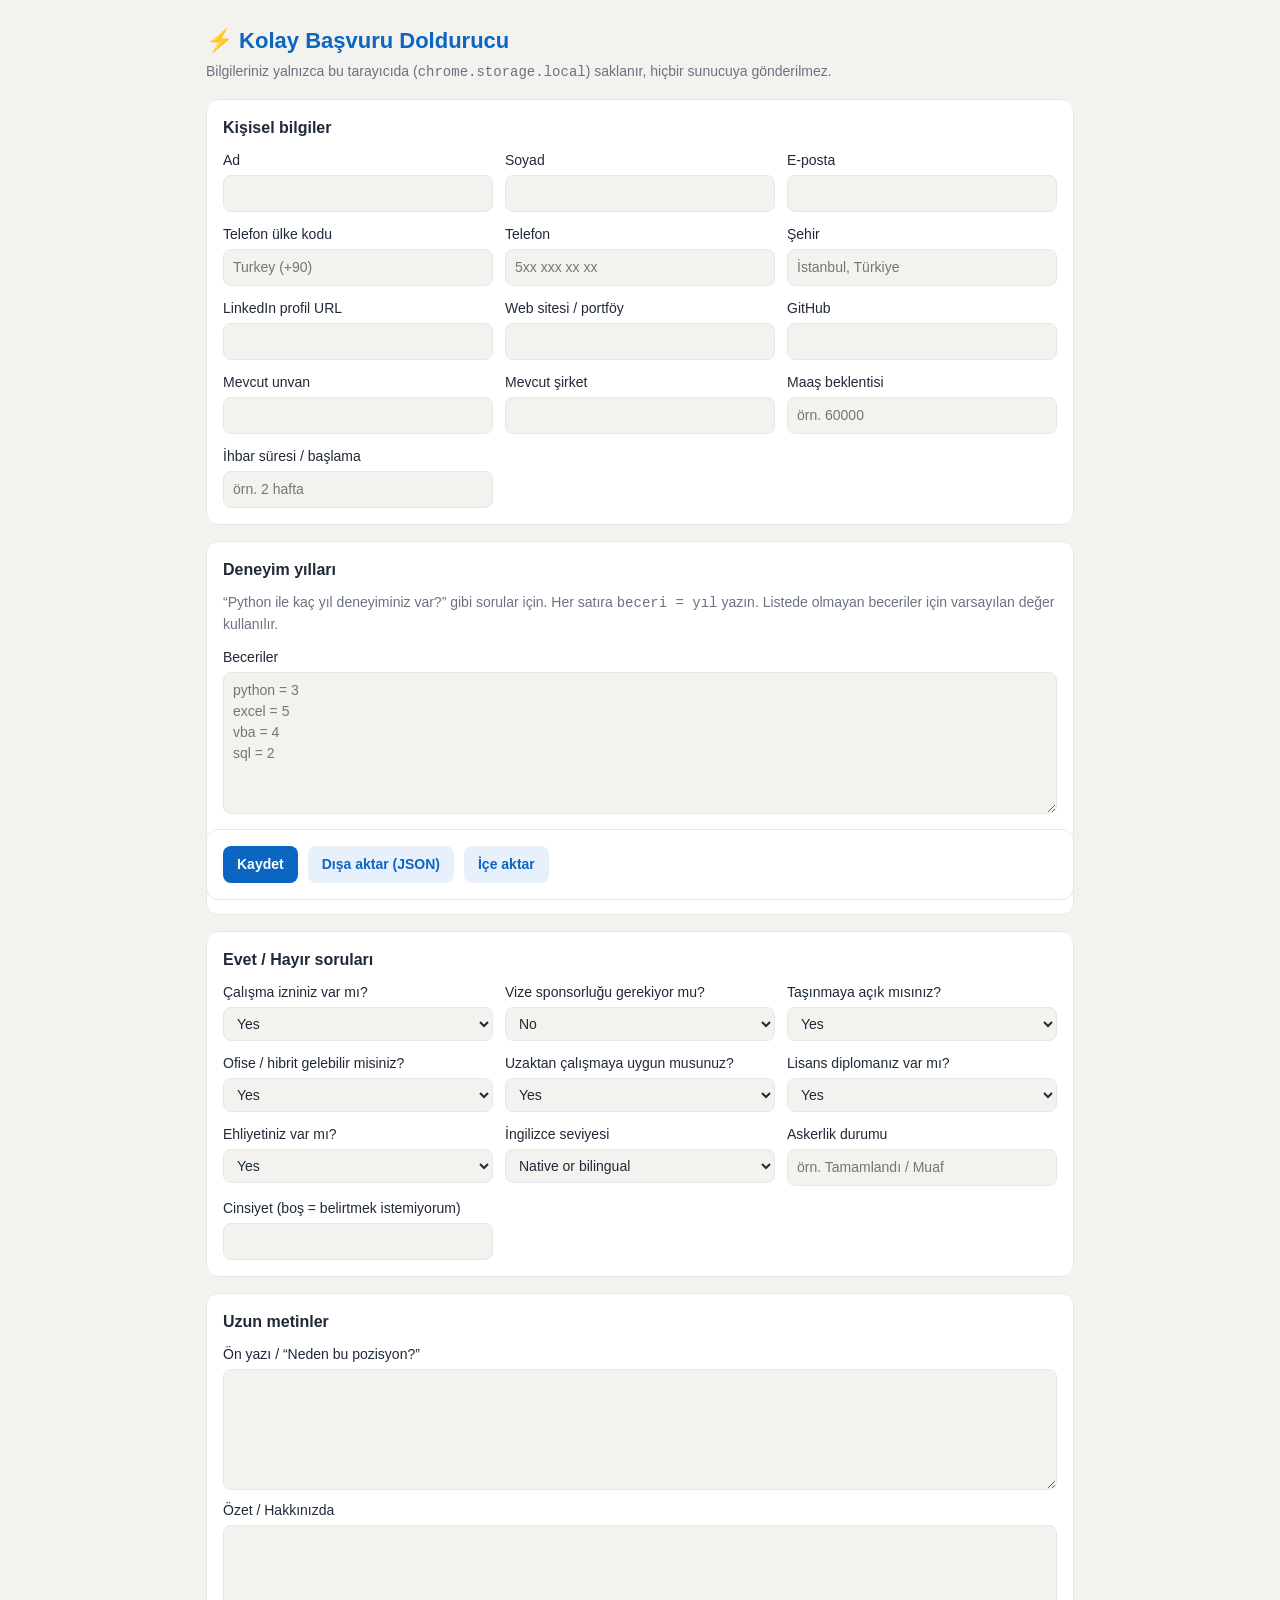
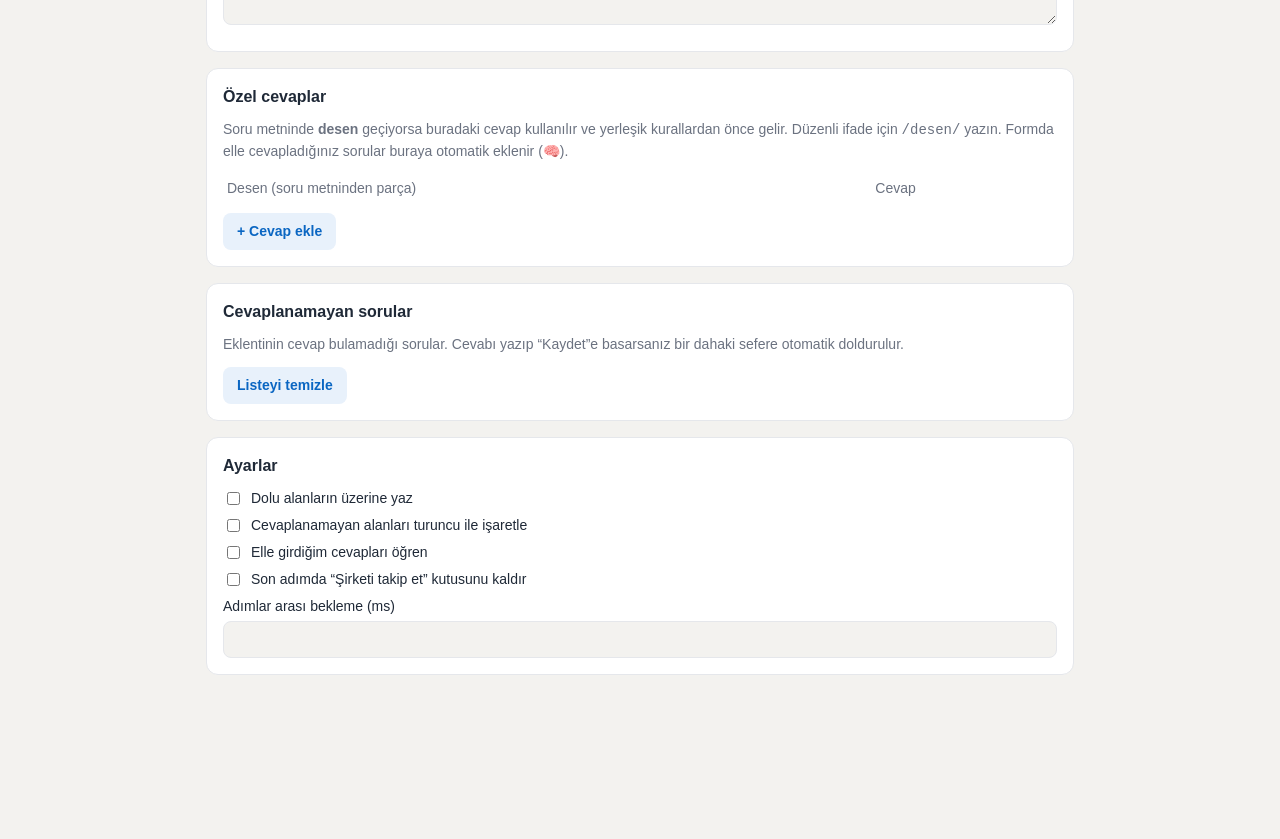
<file: linkedin_kolay_basvuru/src/options.html>
<!doctype html>
<html lang="tr">
<head>
<meta charset="utf-8">
<meta name="viewport" content="width=device-width, initial-scale=1">
<title>Kolay Başvuru Doldurucu – Ayarlar</title>
<link rel="stylesheet" href="options.css">
</head>
<body>
<main>
  <header>
    <h1>⚡ Kolay Başvuru Doldurucu</h1>
    <p class="muted">Bilgileriniz yalnızca bu tarayıcıda (<code>chrome.storage.local</code>) saklanır, hiçbir sunucuya gönderilmez.</p>
  </header>

  <section>
    <h2>Kişisel bilgiler</h2>
    <div class="grid">
      <label>Ad <input data-p="firstName"></label>
      <label>Soyad <input data-p="lastName"></label>
      <label>E-posta <input data-p="email" type="email"></label>
      <label>Telefon ülke kodu <input data-p="phoneCountry" placeholder="Turkey (+90)"></label>
      <label>Telefon <input data-p="phone" placeholder="5xx xxx xx xx"></label>
      <label>Şehir <input data-p="city" placeholder="İstanbul, Türkiye"></label>
      <label>LinkedIn profil URL <input data-p="linkedin"></label>
      <label>Web sitesi / portföy <input data-p="website"></label>
      <label>GitHub <input data-p="github"></label>
      <label>Mevcut unvan <input data-p="currentTitle"></label>
      <label>Mevcut şirket <input data-p="currentCompany"></label>
      <label>Maaş beklentisi <input data-p="salary" placeholder="örn. 60000"></label>
      <label>İhbar süresi / başlama <input data-p="noticePeriod" placeholder="örn. 2 hafta"></label>
    </div>
  </section>

  <section>
    <h2>Deneyim yılları</h2>
    <p class="muted">“Python ile kaç yıl deneyiminiz var?” gibi sorular için. Her satıra <code>beceri = yıl</code> yazın. Listede olmayan beceriler için varsayılan değer kullanılır.</p>
    <div class="grid">
      <label class="wide">Beceriler <textarea id="experience" rows="6" placeholder="python = 3&#10;excel = 5&#10;vba = 4&#10;sql = 2"></textarea></label>
      <label>Varsayılan yıl <input data-p="defaultYears" inputmode="numeric"></label>
    </div>
  </section>

  <section>
    <h2>Evet / Hayır soruları</h2>
    <div class="grid">
      <label>Çalışma izniniz var mı? <select data-p="workAuthorization"><option>Yes</option><option>No</option></select></label>
      <label>Vize sponsorluğu gerekiyor mu? <select data-p="sponsorship"><option>No</option><option>Yes</option></select></label>
      <label>Taşınmaya açık mısınız? <select data-p="relocate"><option>Yes</option><option>No</option></select></label>
      <label>Ofise / hibrit gelebilir misiniz? <select data-p="commute"><option>Yes</option><option>No</option></select></label>
      <label>Uzaktan çalışmaya uygun musunuz? <select data-p="remote"><option>Yes</option><option>No</option></select></label>
      <label>Lisans diplomanız var mı? <select data-p="degree"><option>Yes</option><option>No</option></select></label>
      <label>Ehliyetiniz var mı? <select data-p="driversLicense"><option>Yes</option><option>No</option></select></label>
      <label>İngilizce seviyesi <select data-p="englishLevel">
        <option>Native or bilingual</option><option>Professional</option><option>Conversational</option><option>Basic</option><option>None</option>
      </select></label>
      <label>Askerlik durumu <input data-p="military" placeholder="örn. Tamamlandı / Muaf"></label>
      <label>Cinsiyet (boş = belirtmek istemiyorum) <input data-p="gender"></label>
    </div>
  </section>

  <section>
    <h2>Uzun metinler</h2>
    <label class="wide">Ön yazı / “Neden bu pozisyon?” <textarea data-p="coverLetter" rows="5"></textarea></label>
    <label class="wide">Özet / Hakkınızda <textarea data-p="summary" rows="4"></textarea></label>
  </section>

  <section>
    <h2>Özel cevaplar</h2>
    <p class="muted">Soru metninde <b>desen</b> geçiyorsa buradaki cevap kullanılır ve yerleşik kurallardan önce gelir. Düzenli ifade için <code>/desen/</code> yazın. Formda elle cevapladığınız sorular buraya otomatik eklenir (🧠).</p>
    <table id="custom">
      <thead><tr><th>Desen (soru metninden parça)</th><th>Cevap</th><th></th></tr></thead>
      <tbody></tbody>
    </table>
    <button type="button" id="addCustom" class="secondary">+ Cevap ekle</button>
  </section>

  <section>
    <h2>Cevaplanamayan sorular <span id="unCount" class="badge"></span></h2>
    <p class="muted">Eklentinin cevap bulamadığı sorular. Cevabı yazıp “Kaydet”e basarsanız bir dahaki sefere otomatik doldurulur.</p>
    <div id="unanswered"></div>
    <button type="button" id="clearUn" class="secondary">Listeyi temizle</button>
  </section>

  <section>
    <h2>Ayarlar</h2>
    <label class="check"><input type="checkbox" data-s="overwrite"> Dolu alanların üzerine yaz</label>
    <label class="check"><input type="checkbox" data-s="highlightUnknown"> Cevaplanamayan alanları turuncu ile işaretle</label>
    <label class="check"><input type="checkbox" data-s="learnAnswers"> Elle girdiğim cevapları öğren</label>
    <label class="check"><input type="checkbox" data-s="unfollowCompany"> Son adımda “Şirketi takip et” kutusunu kaldır</label>
    <label>Adımlar arası bekleme (ms) <input type="number" data-s="delayMs" min="200" step="100"></label>
  </section>

  <section class="actions">
    <button type="button" id="save" class="primary">Kaydet</button>
    <button type="button" id="export" class="secondary">Dışa aktar (JSON)</button>
    <label class="secondary file">İçe aktar <input type="file" id="import" accept="application/json"></label>
    <span id="msg"></span>
  </section>
</main>
<script src="matcher.js"></script>
<script src="options.js"></script>
</body>
</html>
</file>
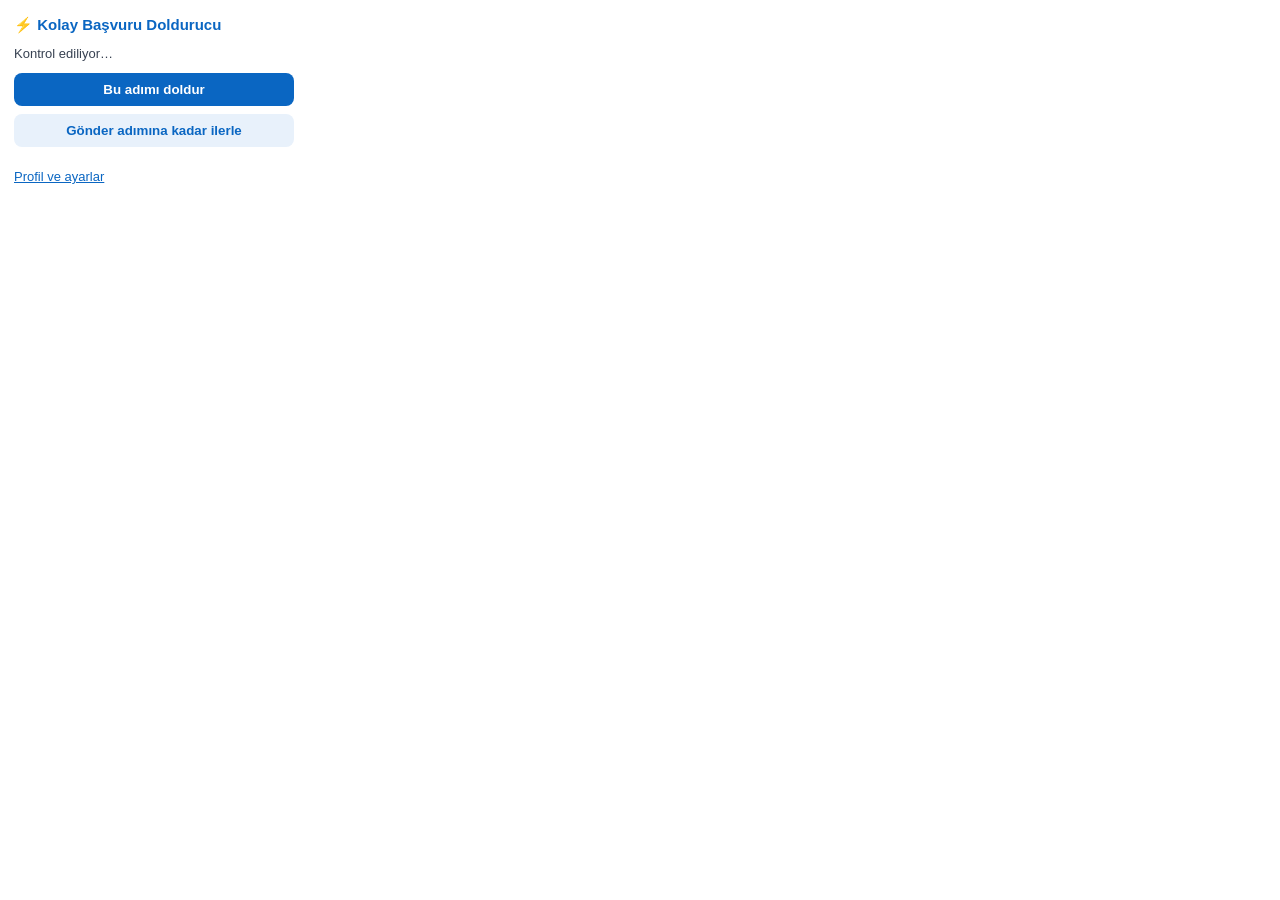
<file: linkedin_kolay_basvuru/src/popup.html>
<!doctype html>
<html lang="tr">
<head>
<meta charset="utf-8">
<style>
  body { width: 280px; margin: 0; padding: 14px; font: 13px/1.4 -apple-system, "Segoe UI", Roboto, Arial, sans-serif; color: #1f2937; }
  h1 { font-size: 15px; margin: 0 0 10px; color: #0a66c2; }
  button { width: 100%; padding: 9px; margin-bottom: 8px; border: 0; border-radius: 8px; font-weight: 600; cursor: pointer; }
  .primary { background: #0a66c2; color: #fff; }
  .secondary { background: #e8f1fb; color: #0a66c2; }
  #status { min-height: 18px; margin: 4px 0 10px; color: #374151; }
  #warn { color: #b45309; }
  a { color: #0a66c2; }
</style>
</head>
<body>
  <h1>⚡ Kolay Başvuru Doldurucu</h1>
  <div id="status">Kontrol ediliyor…</div>
  <button class="primary" id="fill">Bu adımı doldur</button>
  <button class="secondary" id="auto">Gönder adımına kadar ilerle</button>
  <div id="warn"></div>
  <p><a href="#" id="opts">Profil ve ayarlar</a></p>
  <script src="matcher.js"></script>
  <script src="popup.js"></script>
</body>
</html>
</file>
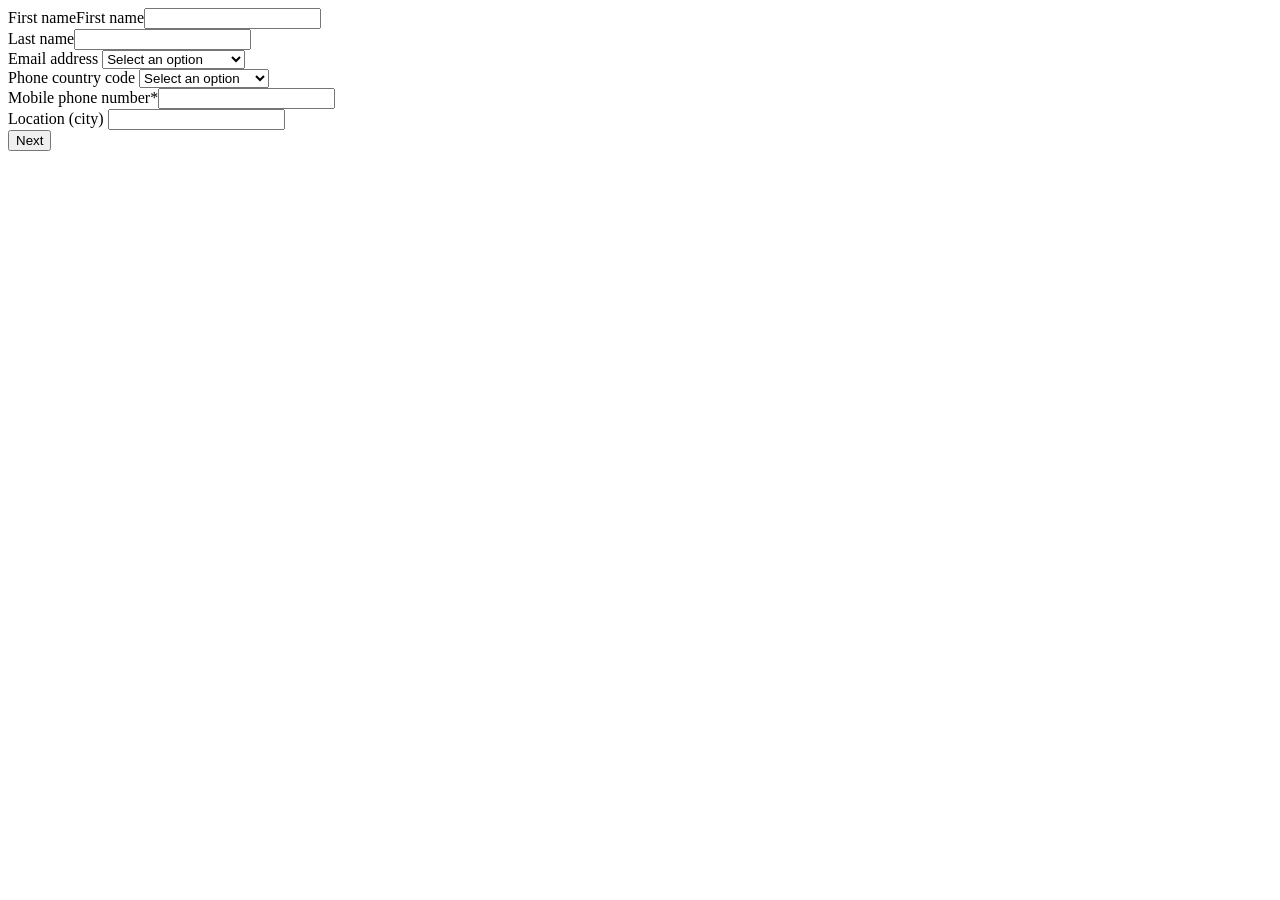
<file: linkedin_kolay_basvuru/tests/mock_easy_apply.html>
<!doctype html>
<html><head><meta charset="utf-8"><title>Mock Easy Apply</title></head>
<body>
<!-- LinkedIn Kolay Basvuru penceresinin sadelestirilmis taklidi (test icin) -->
<div class="artdeco-modal jobs-easy-apply-modal" role="dialog">
  <form id="f">
    <section data-step="1">
      <div class="fb-dash-form-element"><label for="fn"><span aria-hidden="true">First name</span><span class="visually-hidden">First name</span></label><input id="fn" required></div>
      <div class="fb-dash-form-element"><label for="ln">Last name</label><input id="ln" required></div>
      <div class="fb-dash-form-element"><label for="em">Email address</label>
        <select id="em" required><option value="">Select an option</option><option value="a">ayse@example.com</option></select></div>
      <div class="fb-dash-form-element"><label for="cc">Phone country code</label>
        <select id="cc" required><option value="">Select an option</option><option value="us">United States (+1)</option><option value="tr">Turkey (+90)</option></select></div>
      <div class="fb-dash-form-element"><label for="ph">Mobile phone number*</label><input id="ph" required></div>
      <div class="fb-dash-form-element"><label for="city">Location (city)</label>
        <input id="city" role="combobox" aria-autocomplete="list" aria-controls="city-list"><div id="city-list" role="listbox"></div></div>
    </section>
    <section data-step="2" hidden>
      <div class="fb-dash-form-element"><label for="py">How many years of work experience do you have with Python?</label><input id="py" class="numeric" required></div>
      <div class="fb-dash-form-element"><label for="sal">Expected salary (TRY)</label><input id="sal-numeric" required></div>
      <fieldset><legend><span aria-hidden="true">Are you legally authorized to work in Turkey?</span></legend>
        <input type="radio" name="auth" id="auth-y" value="Yes"><label for="auth-y">Yes</label>
        <input type="radio" name="auth" id="auth-n" value="No"><label for="auth-n">No</label></fieldset>
      <fieldset><legend>Will you now or in the future require sponsorship?</legend>
        <input type="radio" name="sp" id="sp-y" value="Yes"><label for="sp-y">Evet</label>
        <input type="radio" name="sp" id="sp-n" value="No"><label for="sp-n">Hayır</label></fieldset>
      <div class="fb-dash-form-element"><label for="en">What is your level of proficiency in English?</label>
        <select id="en" required><option>Select an option</option><option>None</option><option>Conversational</option><option>Professional</option><option>Native or bilingual</option></select></div>
      <div class="fb-dash-form-element"><label for="odd">Favori programlama diliniz nedir?</label><input id="odd" required></div>
      <div><label><input type="checkbox" id="agree"> I agree to the privacy terms</label></div>
    </section>
    <section data-step="3" hidden>
      <p>Review your application</p>
      <input type="checkbox" id="follow-company-checkbox" checked><label for="follow-company-checkbox">Follow ACME</label>
    </section>
  </form>
  <footer>
    <button type="button" id="next" aria-label="Continue to next step">Next</button>
    <button type="button" id="review" aria-label="Review your application" hidden>Review</button>
    <button type="button" id="submit" aria-label="Submit application" hidden>Submit application</button>
  </footer>
</div>
<script>
  window.events = [];
  let step = 1;
  const show = () => {
    document.querySelectorAll("section").forEach(s => s.hidden = s.dataset.step != step);
    document.getElementById("next").hidden = step !== 1;
    document.getElementById("review").hidden = step !== 2;
    document.getElementById("submit").hidden = step !== 3;
  };
  function validate() {
    const sec = document.querySelector('section[data-step="' + step + '"]');
    return [...sec.querySelectorAll("[required]")].every(e => e.value) &&
      (step !== 2 || (document.querySelector("[name=auth]:checked") && document.querySelector("[name=sp]:checked")));
  }
  document.getElementById("next").onclick = () => { if (validate()) { step = 2; show(); window.events.push("next"); } };
  document.getElementById("review").onclick = () => { if (validate()) { step = 3; show(); window.events.push("review"); } };
  document.getElementById("submit").onclick = () => window.events.push("SUBMIT");
  // sehir onerileri (typeahead)
  document.getElementById("city").addEventListener("input", e => {
    const list = document.getElementById("city-list");
    list.innerHTML = '<div role="option">Istanbul, Türkiye</div>';
    list.firstChild.onclick = () => { e.target.value = "Istanbul, Türkiye (secildi)"; list.innerHTML = ""; };
  });
  show();
</script>
</body></html>
</file>
<file: linkedin_kolay_basvuru/src/options.css>
:root {
  --bg: #f3f2ef;
  --card: #ffffff;
  --text: #1f2937;
  --muted: #6b7280;
  --line: #e5e7eb;
  --brand: #0a66c2;
  --brand-soft: #e8f1fb;
}
@media (prefers-color-scheme: dark) {
  :root {
    --bg: #111827;
    --card: #1f2937;
    --text: #f3f4f6;
    --muted: #9ca3af;
    --line: #374151;
    --brand: #60a5fa;
    --brand-soft: #1e3a5f;
  }
}
* { box-sizing: border-box; }
body { margin: 0; background: var(--bg); color: var(--text); font: 14px/1.5 -apple-system, "Segoe UI", Roboto, Arial, sans-serif; }
main { max-width: 900px; margin: 0 auto; padding: 24px 16px 80px; }
h1 { color: var(--brand); margin: 0 0 4px; font-size: 22px; }
h2 { font-size: 16px; margin: 0 0 10px; }
section { background: var(--card); border: 1px solid var(--line); border-radius: 12px; padding: 16px; margin-top: 16px; }
.muted { color: var(--muted); margin: 0 0 12px; }
.grid { display: grid; grid-template-columns: repeat(auto-fill, minmax(240px, 1fr)); gap: 12px; }
label { display: flex; flex-direction: column; gap: 4px; font-weight: 500; }
label.wide { grid-column: 1 / -1; margin-bottom: 10px; }
label.check { flex-direction: row; align-items: center; gap: 8px; font-weight: 400; margin-bottom: 6px; }
input, select, textarea {
  font: inherit; color: var(--text); background: var(--bg);
  border: 1px solid var(--line); border-radius: 8px; padding: 7px 9px; width: 100%;
}
label.check input { width: auto; }
textarea { resize: vertical; }
table { width: 100%; border-collapse: collapse; margin-bottom: 10px; }
th { text-align: left; color: var(--muted); font-weight: 500; padding: 4px; }
td { padding: 4px; vertical-align: top; }
td:last-child { width: 40px; }
button, .file {
  font: inherit; font-weight: 600; border: 0; border-radius: 8px; padding: 8px 14px; cursor: pointer;
  display: inline-flex; flex-direction: row; align-items: center;
}
.primary { background: var(--brand); color: #fff; }
.secondary { background: var(--brand-soft); color: var(--brand); }
.icon { background: transparent; color: var(--muted); padding: 6px; }
.file input { display: none; }
.actions { display: flex; flex-wrap: wrap; gap: 10px; align-items: center; position: sticky; bottom: 0; }
#msg { color: #16a34a; font-weight: 600; }
.badge { background: #f59e0b; color: #fff; border-radius: 10px; padding: 0 8px; font-size: 12px; }
.badge:empty { display: none; }
.q { border-top: 1px solid var(--line); padding: 10px 0; }
.q:first-child { border-top: 0; }
.q .label { font-weight: 600; }
.q .opts { color: var(--muted); font-size: 12px; margin: 2px 0 6px; }
.q .row { display: flex; gap: 8px; }
.q .row input, .q .row select { flex: 1; }
</file>
